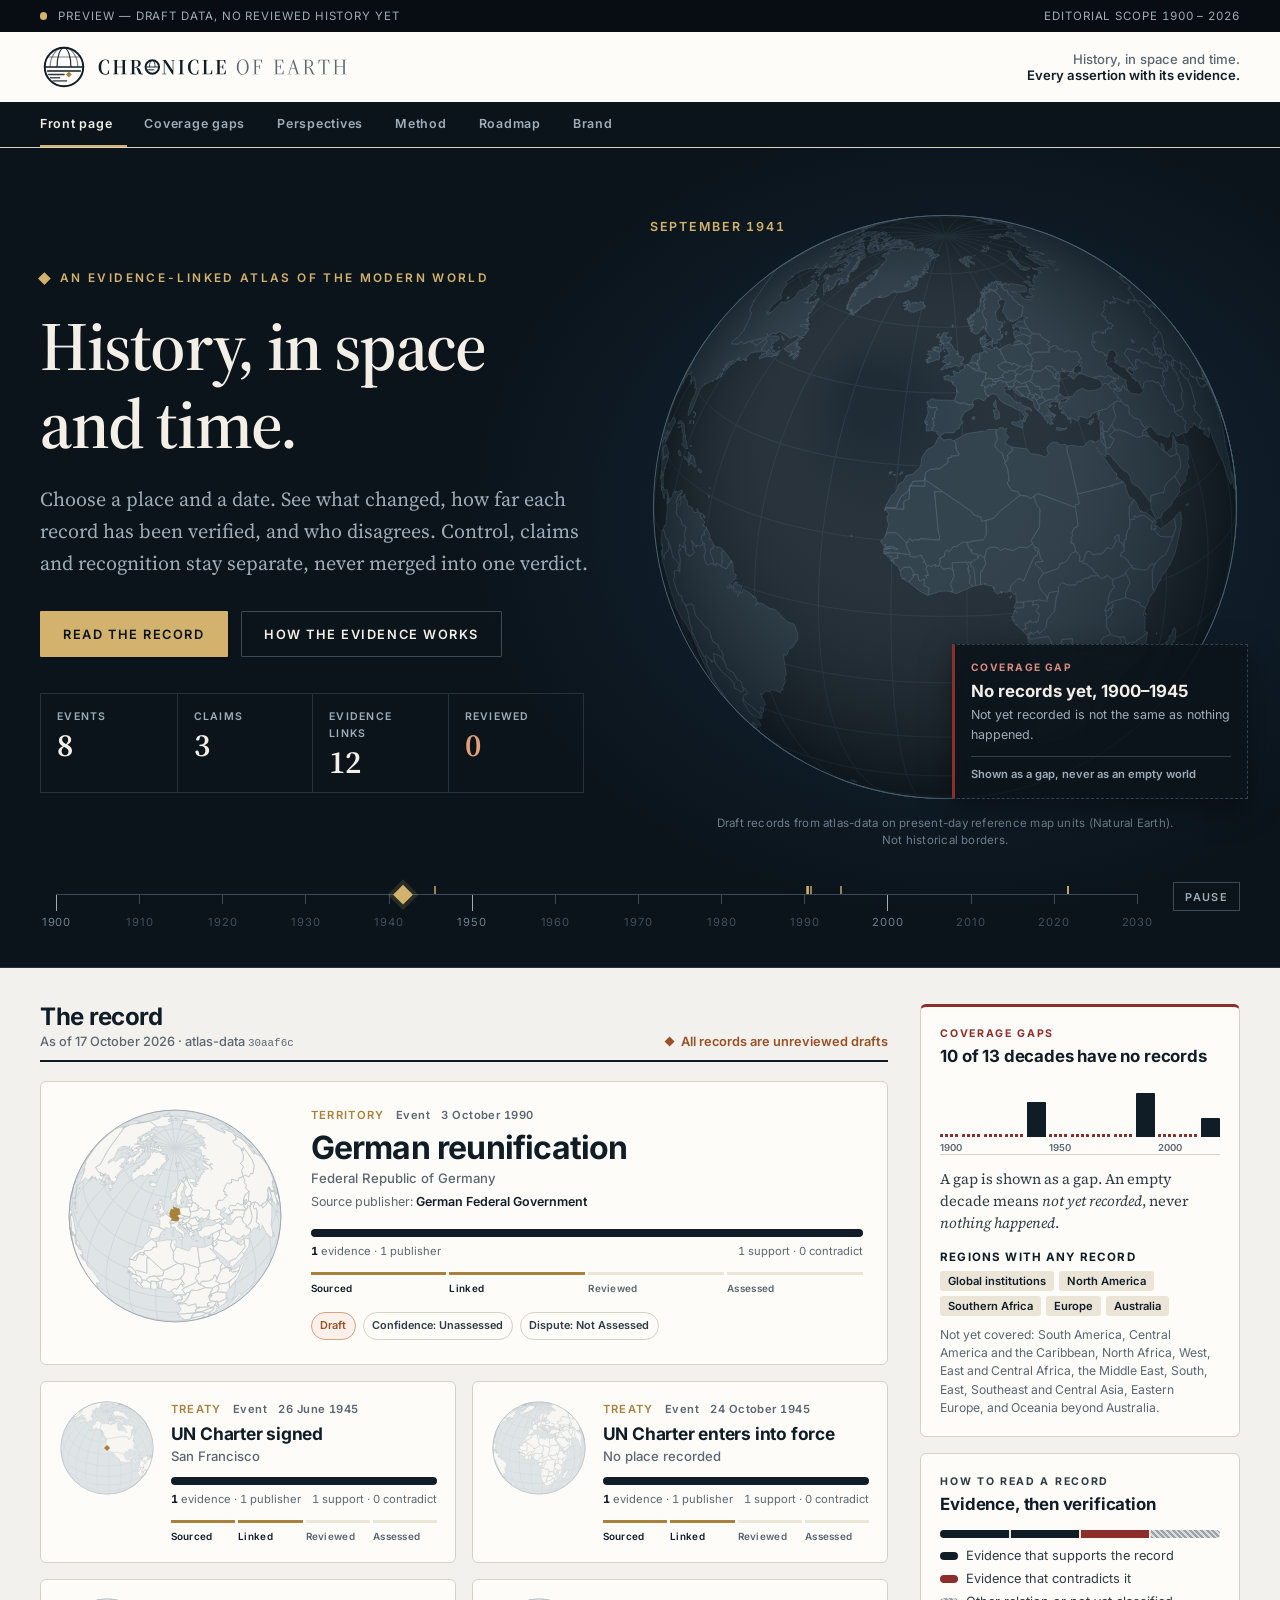
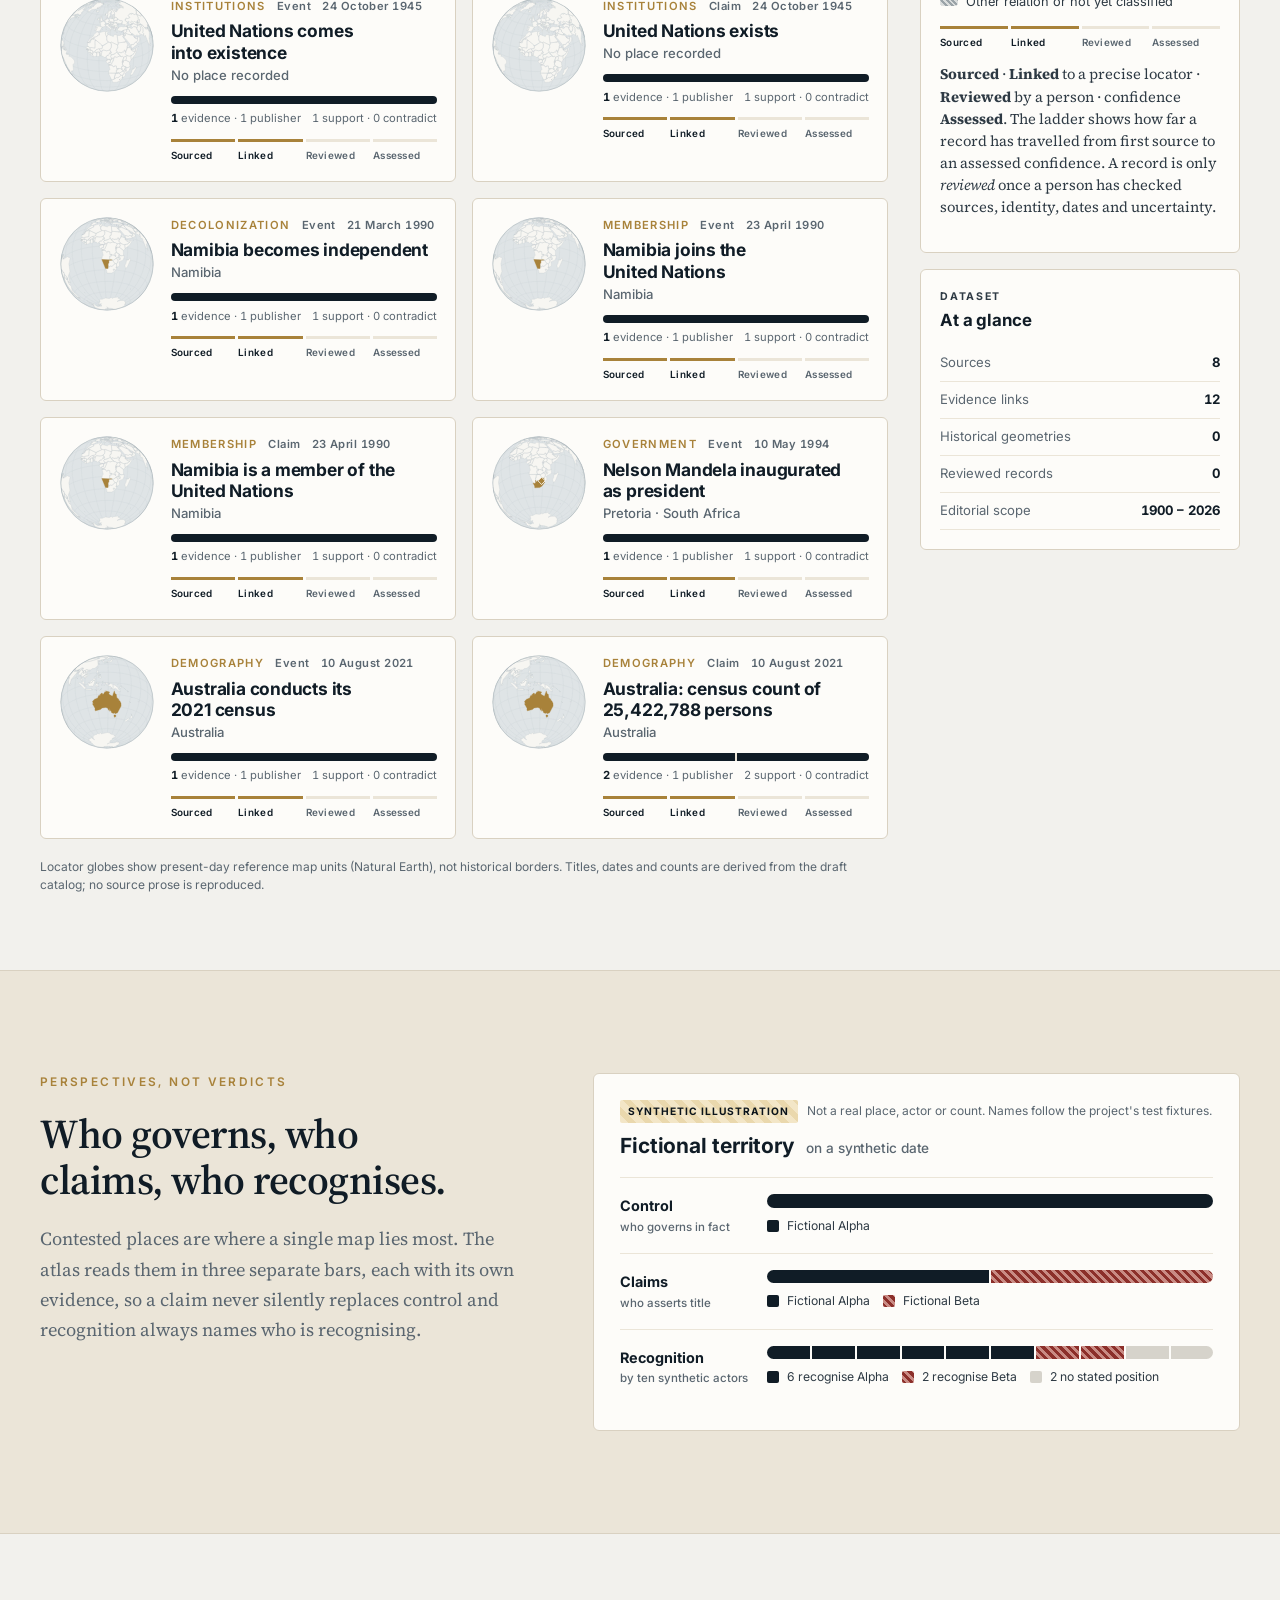
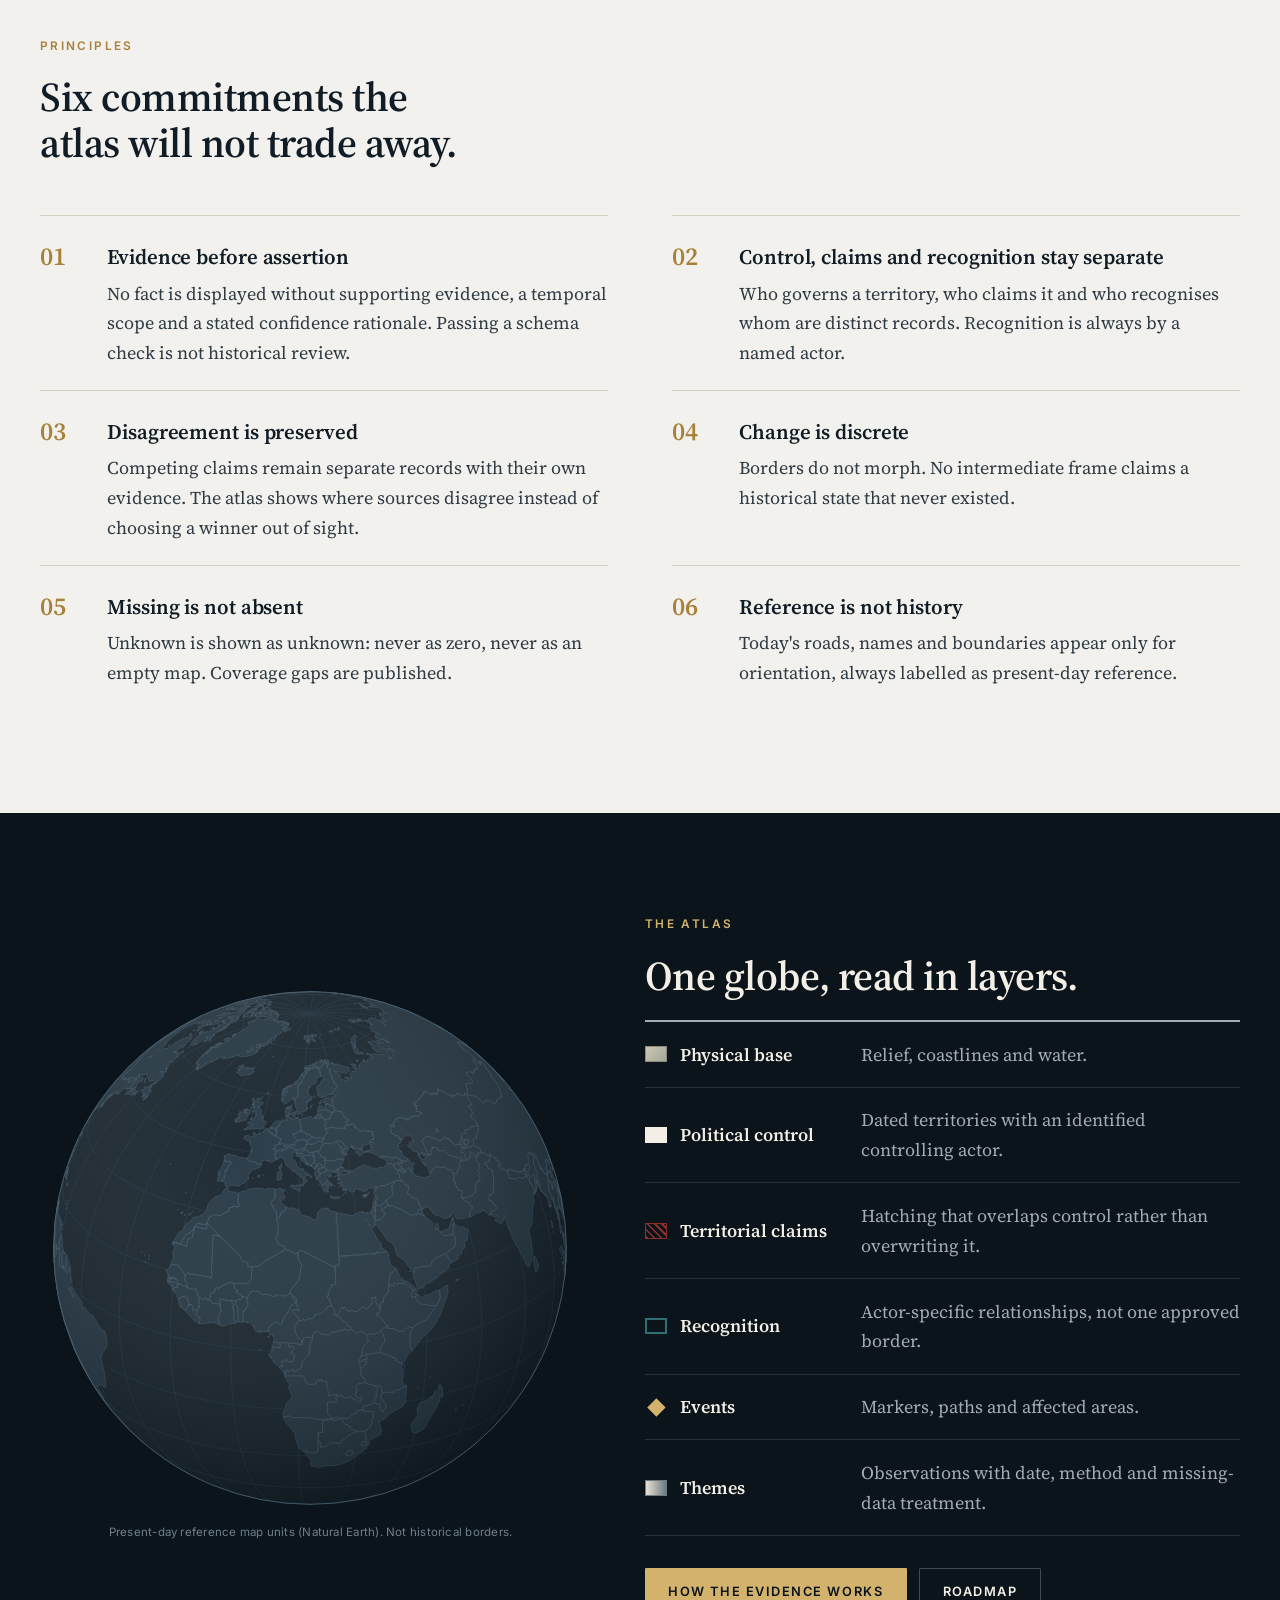
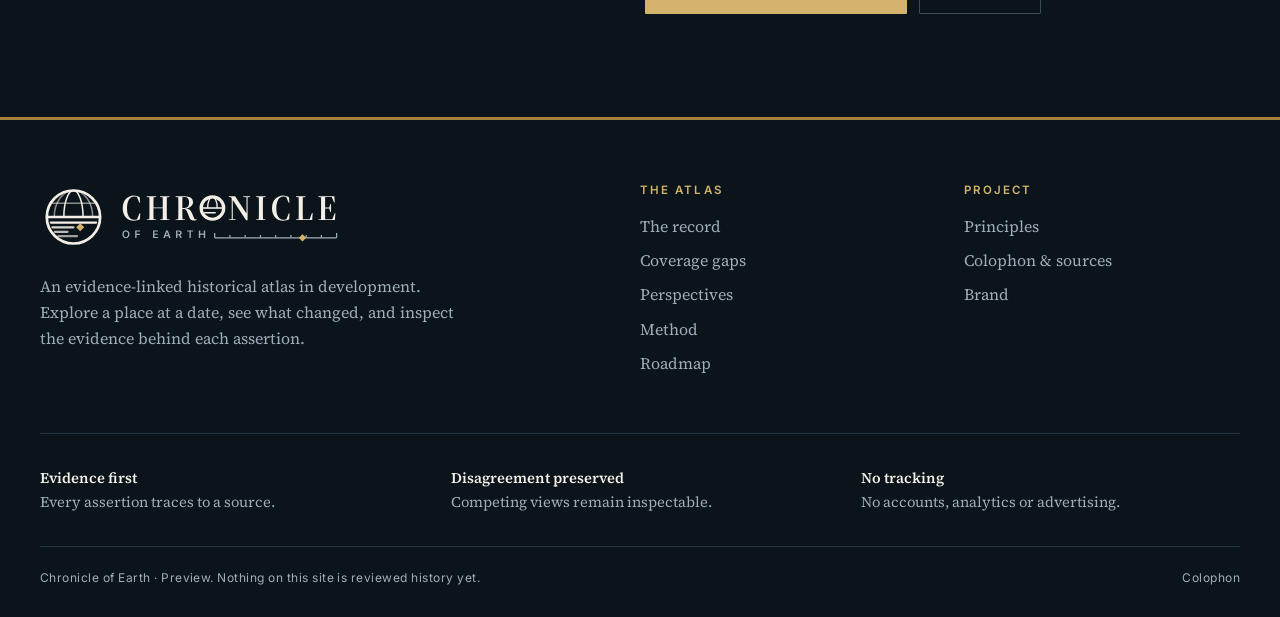
<file: index.html>
<!doctype html><html lang=en><head><meta charset=utf-8><meta content="width=device-width,initial-scale=1" name=viewport><meta content=light name=color-scheme><meta content=#ffffff name=theme-color><title>Chronicle of Earth — History, in space and time.</title><meta content="An evidence-linked historical atlas: explore a place at a date, see what changed, and inspect the evidence behind every assertion." name=description><meta content=noindex,nofollow name=robots><link href=https://chronicle-of-earth.github.io/ rel=canonical><meta content=website property=og:type><meta content="Chronicle of Earth" property=og:site_name><meta content="Chronicle of Earth — History, in space and time." property=og:title><meta content="An evidence-linked historical atlas: explore a place at a date, see what changed, and inspect the evidence behind every assertion." property=og:description><meta content=summary name=twitter:card><link as=font crossorigin href=https://chronicle-of-earth.github.io/fonts/source-serif-4-var.woff2 rel=preload type=font/woff2><link as=font crossorigin href=https://chronicle-of-earth.github.io/fonts/inter-var.woff2 rel=preload type=font/woff2><link href=https://chronicle-of-earth.github.io/favicon.svg rel=icon type=image/svg+xml><link href=https://chronicle-of-earth.github.io/style.css rel=stylesheet><script defer src=https://chronicle-of-earth.github.io/js/hero.js></script><body class=home><a class=skip-link href=#main>Skip to content</a><div class=status-strip><div class=container><span aria-hidden=true class=status-dot></span><span>Preview — draft data, no reviewed history yet</span><span class=status-scope>Editorial scope 1900 – 2026</span></div></div><header class=site-header><div class="container header-bar"><a aria-label="Chronicle of Earth, home" class=brand href=https://chronicle-of-earth.github.io> <img alt="Chronicle of Earth" class=brand-lockup height=64 src=https://chronicle-of-earth.github.io/brand/lockup-inline.svg width=412> </a><p class=header-note>History, in space and time. <span>Every assertion with its evidence.</span></div><nav aria-label=Main class=section-nav><div class=container><ul><li><a aria-current=page href=https://chronicle-of-earth.github.io>Front page</a><li><a href=https://chronicle-of-earth.github.io#gaps>Coverage gaps</a><li><a href=https://chronicle-of-earth.github.io#perspectives>Perspectives</a><li><a href=https://chronicle-of-earth.github.io/method>Method</a><li><a href=https://chronicle-of-earth.github.io/roadmap>Roadmap</a><li><a href=https://chronicle-of-earth.github.io/brand>Brand</a></ul></div></nav></header><main id=main><section class="hero on-deep" aria-labelledby=hero-title><div class="container hero-grid"><div class=hero-copy><p class=eyebrow><span aria-hidden=true class=diamond></span>An evidence-linked atlas of the modern world<h1 id=hero-title>History, in space<br>and time.</h1><p class=lede>Choose a place and a date. See what changed, how far each record has been verified, and who disagrees. Control, claims and recognition stay separate, never merged into one verdict.<div class=hero-actions><a class="btn btn-brass" href=#record>Read the record</a><a class="btn btn-ghost" href=https://chronicle-of-earth.github.io/method>How the evidence works</a></div><dl class=counters><div><dt>Events<dd>8</div><div><dt>Claims<dd>3</div><div><dt>Evidence links<dd>12</div><div class=warn><dt>Reviewed<dd>0</div></dl></div><figure class=hero-stage data-hero-src=https://chronicle-of-earth.github.io/data/hero.json data-hero-stage><img alt class=hero-fallback height=640 src=https://chronicle-of-earth.github.io/img/globe.svg width=640><canvas aria-hidden=true></canvas><p aria-hidden=true class=hero-date data-hero-date><div aria-live=polite class=hero-card data-hero-card hidden><p class=hero-card-meta data-k=meta><p class=hero-card-title data-k=title><p class=hero-card-place data-k=place><p class=hero-card-status data-k=status></div><figcaption>Draft records from atlas-data on present-day reference map units (Natural Earth). Not historical borders.</figcaption></figure></div><div class=container><div aria-hidden=true class=ruler data-hero-ruler><div class=ruler-track><div class=ruler-records></div><span class="ruler-tick major"><i>1900</i></span><span class=ruler-tick><i>1910</i></span><span class=ruler-tick><i>1920</i></span><span class=ruler-tick><i>1930</i></span><span class=ruler-tick><i>1940</i></span><span class="ruler-tick major"><i>1950</i></span><span class=ruler-tick><i>1960</i></span><span class=ruler-tick><i>1970</i></span><span class=ruler-tick><i>1980</i></span><span class=ruler-tick><i>1990</i></span><span class="ruler-tick major"><i>2000</i></span><span class=ruler-tick><i>2010</i></span><span class=ruler-tick><i>2020</i></span><span class=ruler-tick><i>2030</i></span><span class=ruler-marker></span></div><button aria-pressed=false class=hero-toggle data-hero-toggle hidden type=button><span>Pause</span></button></div></div></section><div class="container front" id=record><div class=front-main><header class=feed-head><div><h2>The record</h2><p>As of 17 October 2026 · atlas-data <code>30aaf6c</code></div><p class=draft-flag><span aria-hidden=true class=diamond></span>All records are unreviewed drafts</header><article class="card card-lead"><img alt class=locator height=240 src=https://chronicle-of-earth.github.io/img/locators/germany.svg width=240><div class=card-body><p class=card-meta><span class=topic>Territory</span><span>Event</span><span>3 October 1990</span><h3>German reunification</h3><p class=card-place>Federal Republic of Germany<p class=card-source>Source publisher: <strong>German Federal Government</strong><div aria-label="1 evidence link: 1 supporting, 0 contradicting" class=evbar role=img><span class="seg sup"></span></div><p class=evbar-legend><span><b>1</b> evidence · 1 publisher</span><span>1 support · 0 contradict</span><ol aria-label="Verification stage" class=ladder><li class=done>Sourced<li class=done>Linked<li>Reviewed<li>Assessed</ol><p class=card-status><span class="pill pill-draft">Draft</span><span class=pill>Confidence: unassessed</span><span class=pill>Dispute: not assessed</span></div></article><div class=cards><article class=card><img alt class=locator height=96 loading=lazy src=https://chronicle-of-earth.github.io/img/locators/san_francisco.svg width=96><div class=card-body><p class=card-meta><span class=topic>Treaty</span><span>Event</span><span>26 June 1945</span><h3>UN Charter signed</h3><p class=card-place>San Francisco<div aria-label="1 evidence link: 1 supporting, 0 contradicting" class=evbar role=img><span class="seg sup"></span></div><p class=evbar-legend><span><b>1</b> evidence · 1 publisher</span><span>1 support · 0 contradict</span><ol aria-label="Verification stage" class=ladder><li class=done>Sourced<li class=done>Linked<li>Reviewed<li>Assessed</ol></div></article><article class=card><img alt class=locator height=96 loading=lazy src=https://chronicle-of-earth.github.io/img/locators/global.svg width=96><div class=card-body><p class=card-meta><span class=topic>Treaty</span><span>Event</span><span>24 October 1945</span><h3>UN Charter enters into force</h3><p class=card-place>No place recorded<div aria-label="1 evidence link: 1 supporting, 0 contradicting" class=evbar role=img><span class="seg sup"></span></div><p class=evbar-legend><span><b>1</b> evidence · 1 publisher</span><span>1 support · 0 contradict</span><ol aria-label="Verification stage" class=ladder><li class=done>Sourced<li class=done>Linked<li>Reviewed<li>Assessed</ol></div></article><article class=card><img alt class=locator height=96 loading=lazy src=https://chronicle-of-earth.github.io/img/locators/global.svg width=96><div class=card-body><p class=card-meta><span class=topic>Institutions</span><span>Event</span><span>24 October 1945</span><h3>United Nations comes into existence</h3><p class=card-place>No place recorded<div aria-label="1 evidence link: 1 supporting, 0 contradicting" class=evbar role=img><span class="seg sup"></span></div><p class=evbar-legend><span><b>1</b> evidence · 1 publisher</span><span>1 support · 0 contradict</span><ol aria-label="Verification stage" class=ladder><li class=done>Sourced<li class=done>Linked<li>Reviewed<li>Assessed</ol></div></article><article class=card><img alt class=locator height=96 loading=lazy src=https://chronicle-of-earth.github.io/img/locators/global.svg width=96><div class=card-body><p class=card-meta><span class=topic>Institutions</span><span>Claim</span><span>24 October 1945</span><h3>United Nations exists</h3><p class=card-place>No place recorded<div aria-label="1 evidence link: 1 supporting, 0 contradicting" class=evbar role=img><span class="seg sup"></span></div><p class=evbar-legend><span><b>1</b> evidence · 1 publisher</span><span>1 support · 0 contradict</span><ol aria-label="Verification stage" class=ladder><li class=done>Sourced<li class=done>Linked<li>Reviewed<li>Assessed</ol></div></article><article class=card><img alt class=locator height=96 loading=lazy src=https://chronicle-of-earth.github.io/img/locators/namibia.svg width=96><div class=card-body><p class=card-meta><span class=topic>Decolonization</span><span>Event</span><span>21 March 1990</span><h3>Namibia becomes independent</h3><p class=card-place>Namibia<div aria-label="1 evidence link: 1 supporting, 0 contradicting" class=evbar role=img><span class="seg sup"></span></div><p class=evbar-legend><span><b>1</b> evidence · 1 publisher</span><span>1 support · 0 contradict</span><ol aria-label="Verification stage" class=ladder><li class=done>Sourced<li class=done>Linked<li>Reviewed<li>Assessed</ol></div></article><article class=card><img alt class=locator height=96 loading=lazy src=https://chronicle-of-earth.github.io/img/locators/namibia.svg width=96><div class=card-body><p class=card-meta><span class=topic>Membership</span><span>Event</span><span>23 April 1990</span><h3>Namibia joins the United Nations</h3><p class=card-place>Namibia<div aria-label="1 evidence link: 1 supporting, 0 contradicting" class=evbar role=img><span class="seg sup"></span></div><p class=evbar-legend><span><b>1</b> evidence · 1 publisher</span><span>1 support · 0 contradict</span><ol aria-label="Verification stage" class=ladder><li class=done>Sourced<li class=done>Linked<li>Reviewed<li>Assessed</ol></div></article><article class=card><img alt class=locator height=96 loading=lazy src=https://chronicle-of-earth.github.io/img/locators/namibia.svg width=96><div class=card-body><p class=card-meta><span class=topic>Membership</span><span>Claim</span><span>23 April 1990</span><h3>Namibia is a member of the United Nations</h3><p class=card-place>Namibia<div aria-label="1 evidence link: 1 supporting, 0 contradicting" class=evbar role=img><span class="seg sup"></span></div><p class=evbar-legend><span><b>1</b> evidence · 1 publisher</span><span>1 support · 0 contradict</span><ol aria-label="Verification stage" class=ladder><li class=done>Sourced<li class=done>Linked<li>Reviewed<li>Assessed</ol></div></article><article class=card><img alt class=locator height=96 loading=lazy src=https://chronicle-of-earth.github.io/img/locators/south_africa-pretoria.svg width=96><div class=card-body><p class=card-meta><span class=topic>Government</span><span>Event</span><span>10 May 1994</span><h3>Nelson Mandela inaugurated as president</h3><p class=card-place>Pretoria · South Africa<div aria-label="1 evidence link: 1 supporting, 0 contradicting" class=evbar role=img><span class="seg sup"></span></div><p class=evbar-legend><span><b>1</b> evidence · 1 publisher</span><span>1 support · 0 contradict</span><ol aria-label="Verification stage" class=ladder><li class=done>Sourced<li class=done>Linked<li>Reviewed<li>Assessed</ol></div></article><article class=card><img alt class=locator height=96 loading=lazy src=https://chronicle-of-earth.github.io/img/locators/australia.svg width=96><div class=card-body><p class=card-meta><span class=topic>Demography</span><span>Event</span><span>10 August 2021</span><h3>Australia conducts its 2021 census</h3><p class=card-place>Australia<div aria-label="1 evidence link: 1 supporting, 0 contradicting" class=evbar role=img><span class="seg sup"></span></div><p class=evbar-legend><span><b>1</b> evidence · 1 publisher</span><span>1 support · 0 contradict</span><ol aria-label="Verification stage" class=ladder><li class=done>Sourced<li class=done>Linked<li>Reviewed<li>Assessed</ol></div></article><article class=card><img alt class=locator height=96 loading=lazy src=https://chronicle-of-earth.github.io/img/locators/australia.svg width=96><div class=card-body><p class=card-meta><span class=topic>Demography</span><span>Claim</span><span>10 August 2021</span><h3>Australia: census count of 25,422,788 persons</h3><p class=card-place>Australia<div aria-label="2 evidence links: 2 supporting, 0 contradicting" class=evbar role=img><span class="seg sup"></span><span class="seg sup"></span></div><p class=evbar-legend><span><b>2</b> evidence · 1 publisher</span><span>2 support · 0 contradict</span><ol aria-label="Verification stage" class=ladder><li class=done>Sourced<li class=done>Linked<li>Reviewed<li>Assessed</ol></div></article></div><p class=feed-note>Locator globes show present-day reference map units (Natural Earth), not historical borders. Titles, dates and counts are derived from the draft catalog; no source prose is reproduced.</div><aside aria-label="Coverage and reading guide" class=front-side><section class="panel panel-gaps" aria-labelledby=gaps-title id=gaps><p class=panel-kicker>Coverage gaps<h2 id=gaps-title>10 of 13 decades have no records</h2><div aria-label="Records per decade, 1900s to 2020s" class=decades role=img><span class="dec n0" title="1900s: 0"><i>1900</i></span><span class="dec n0" title="1910s: 0"><i></i></span><span class="dec n0" title="1920s: 0"><i></i></span><span class="dec n0" title="1930s: 0"><i></i></span><span class="dec n4" title="1940s: 4"><i></i></span><span class="dec n0" title="1950s: 0"><i>1950</i></span><span class="dec n0" title="1960s: 0"><i></i></span><span class="dec n0" title="1970s: 0"><i></i></span><span class="dec n0" title="1980s: 0"><i></i></span><span class="dec n5" title="1990s: 5"><i></i></span><span class="dec n0" title="2000s: 0"><i>2000</i></span><span class="dec n0" title="2010s: 0"><i></i></span><span class="dec n2" title="2020s: 2"><i></i></span></div><p>A gap is shown as a gap. An empty decade means <em>not yet recorded</em>, never <em>nothing happened</em>.<h3>Regions with any record</h3><ul class=region-list><li>Global institutions<li>North America<li>Southern Africa<li>Europe<li>Australia</ul><p class=panel-foot>Not yet covered: South America, Central America and the Caribbean, North Africa, West, East and Central Africa, the Middle East, South, East, Southeast and Central Asia, Eastern Europe, and Oceania beyond Australia.</section><section aria-labelledby=read-title class=panel><p class=panel-kicker>How to read a record<h2 id=read-title>Evidence, then verification</h2><div class=legend-row><div class=evbar><span class="seg sup"></span><span class="seg sup"></span><span class="seg con"></span><span class="seg oth"></span></div></div><ul class=legend><li><span class="key sup"></span>Evidence that supports the record<li><span class="key con"></span>Evidence that contradicts it<li><span class="key oth"></span>Other relation or not yet classified</ul><ol class="ladder ladder-demo"><li class=done>Sourced<li class=done>Linked<li>Reviewed<li>Assessed</ol><p><strong>Sourced</strong> · <strong>Linked</strong> to a precise locator · <strong>Reviewed</strong> by a person · confidence <strong>Assessed</strong>. The ladder shows how far a record has travelled from first source to an assessed confidence. A record is only <em>reviewed</em> once a person has checked sources, identity, dates and uncertainty.</section><section aria-labelledby=ds-title class=panel><p class=panel-kicker>Dataset<h2 id=ds-title>At a glance</h2><dl class=facts><div><dt>Sources<dd>8</div><div><dt>Evidence links<dd>12</div><div><dt>Historical geometries<dd>0</div><div><dt>Reviewed records<dd>0</div><div><dt>Editorial scope<dd>1900 – 2026</div></dl></section></aside></div><section class="section section-paper" aria-labelledby=persp-title id=perspectives><div class="container persp-grid"><header class=section-head><p class=kicker>Perspectives, not verdicts<h2 id=persp-title>Who governs, who claims, who recognises.</h2><p>Contested places are where a single map lies most. The atlas reads them in three separate bars, each with its own evidence, so a claim never silently replaces control and recognition always names who is recognising.</header><div class=persp-card><p class=synthetic><span>Synthetic illustration</span> Not a real place, actor or count. Names follow the project's test fixtures.<h3>Fictional territory <small>on a synthetic date</small></h3><div class=persp-row><p class=persp-label>Control<span>who governs in fact</span><div class=pbar><span class=p-a></span></div><p class=persp-key><i class=k-a></i>Fictional Alpha</div><div class=persp-row><p class=persp-label>Claims<span>who asserts title</span><div class=pbar><span class=p-a></span><span class=p-b></span></div><p class=persp-key><i class=k-a></i>Fictional Alpha <i class=k-b></i>Fictional Beta</div><div class=persp-row><p class=persp-label>Recognition<span>by ten synthetic actors</span><div class="pbar pbar-units"><span class=p-a></span><span class=p-a></span><span class=p-a></span><span class=p-a></span><span class=p-a></span><span class=p-a></span><span class=p-b></span><span class=p-b></span><span class=p-n></span><span class=p-n></span></div><p class=persp-key><i class=k-a></i>6 recognise Alpha <i class=k-b></i>2 recognise Beta <i class=k-n></i>2 no stated position</div></div></div></section><section aria-labelledby=principles-title class=section id=principles><div class=container><header class=section-head><p class=kicker>Principles<h2 id=principles-title>Six commitments the atlas will not trade away.</h2></header><ol class=principles><li><h3>Evidence before assertion</h3><p>No fact is displayed without supporting evidence, a temporal scope and a stated confidence rationale. Passing a schema check is not historical review.<li><h3>Control, claims and recognition stay separate</h3><p>Who governs a territory, who claims it and who recognises whom are distinct records. Recognition is always by a named actor.<li><h3>Disagreement is preserved</h3><p>Competing claims remain separate records with their own evidence. The atlas shows where sources disagree instead of choosing a winner out of sight.<li><h3>Change is discrete</h3><p>Borders do not morph. No intermediate frame claims a historical state that never existed.<li><h3>Missing is not absent</h3><p>Unknown is shown as unknown: never as zero, never as an empty map. Coverage gaps are published.<li><h3>Reference is not history</h3><p>Today's roads, names and boundaries appear only for orientation, always labelled as present-day reference.</ol></div></section><section class="section on-deep globe-band" aria-labelledby=layers-title id=layers><div class="container globe-grid"><figure class=hero-globe><img alt height=640 loading=lazy src=https://chronicle-of-earth.github.io/img/globe.svg width=640><figcaption>Present-day reference map units (Natural Earth). Not historical borders.</figcaption></figure><div><p class=kicker>The atlas<h2 id=layers-title>One globe, read in layers.</h2><dl class="layers layers-dark"><div><dt><span class="swatch swatch-physical" aria-hidden=true></span>Physical base<dd>Relief, coastlines and water.</div><div><dt><span class="swatch swatch-control" aria-hidden=true></span>Political control<dd>Dated territories with an identified controlling actor.</div><div><dt><span class="swatch swatch-claim" aria-hidden=true></span>Territorial claims<dd>Hatching that overlaps control rather than overwriting it.</div><div><dt><span class="swatch swatch-recognition" aria-hidden=true></span>Recognition<dd>Actor-specific relationships, not one approved border.</div><div><dt><span class="swatch swatch-event" aria-hidden=true></span>Events<dd>Markers, paths and affected areas.</div><div><dt><span class="swatch swatch-theme" aria-hidden=true></span>Themes<dd>Observations with date, method and missing-data treatment.</div></dl><div class=hero-actions><a class="btn btn-brass" href=https://chronicle-of-earth.github.io/method>How the evidence works</a><a class="btn btn-ghost" href=https://chronicle-of-earth.github.io/roadmap>Roadmap</a></div></div></div></section></main><footer class=site-footer><div class="container footer-grid"><div class=footer-about><img alt="Chronicle of Earth" class=footer-lockup height=64 src=https://chronicle-of-earth.github.io/brand/lockup-on-dark.svg width=289><p>An evidence-linked historical atlas in development. Explore a place at a date, see what changed, and inspect the evidence behind each assertion.</div><div class=footer-col><h2>The atlas</h2><ul><li><a href=https://chronicle-of-earth.github.io#record>The record</a><li><a href=https://chronicle-of-earth.github.io#gaps>Coverage gaps</a><li><a href=https://chronicle-of-earth.github.io#perspectives>Perspectives</a><li><a href=https://chronicle-of-earth.github.io/method>Method</a><li><a href=https://chronicle-of-earth.github.io/roadmap>Roadmap</a></ul></div><div class=footer-col><h2>Project</h2><ul><li><a href=https://chronicle-of-earth.github.io#principles>Principles</a><li><a href=https://chronicle-of-earth.github.io/colophon>Colophon & sources</a><li><a href=https://chronicle-of-earth.github.io/brand>Brand</a></ul></div></div><div class="container footer-principles"><p><strong>Evidence first</strong>Every assertion traces to a source.<p><strong>Disagreement preserved</strong>Competing views remain inspectable.<p><strong>No tracking</strong>No accounts, analytics or advertising.</div><div class="container footer-bottom"><p>Chronicle of Earth · Preview. Nothing on this site is reviewed history yet.<p><a href=https://chronicle-of-earth.github.io/colophon>Colophon</a></div></footer>
</file>
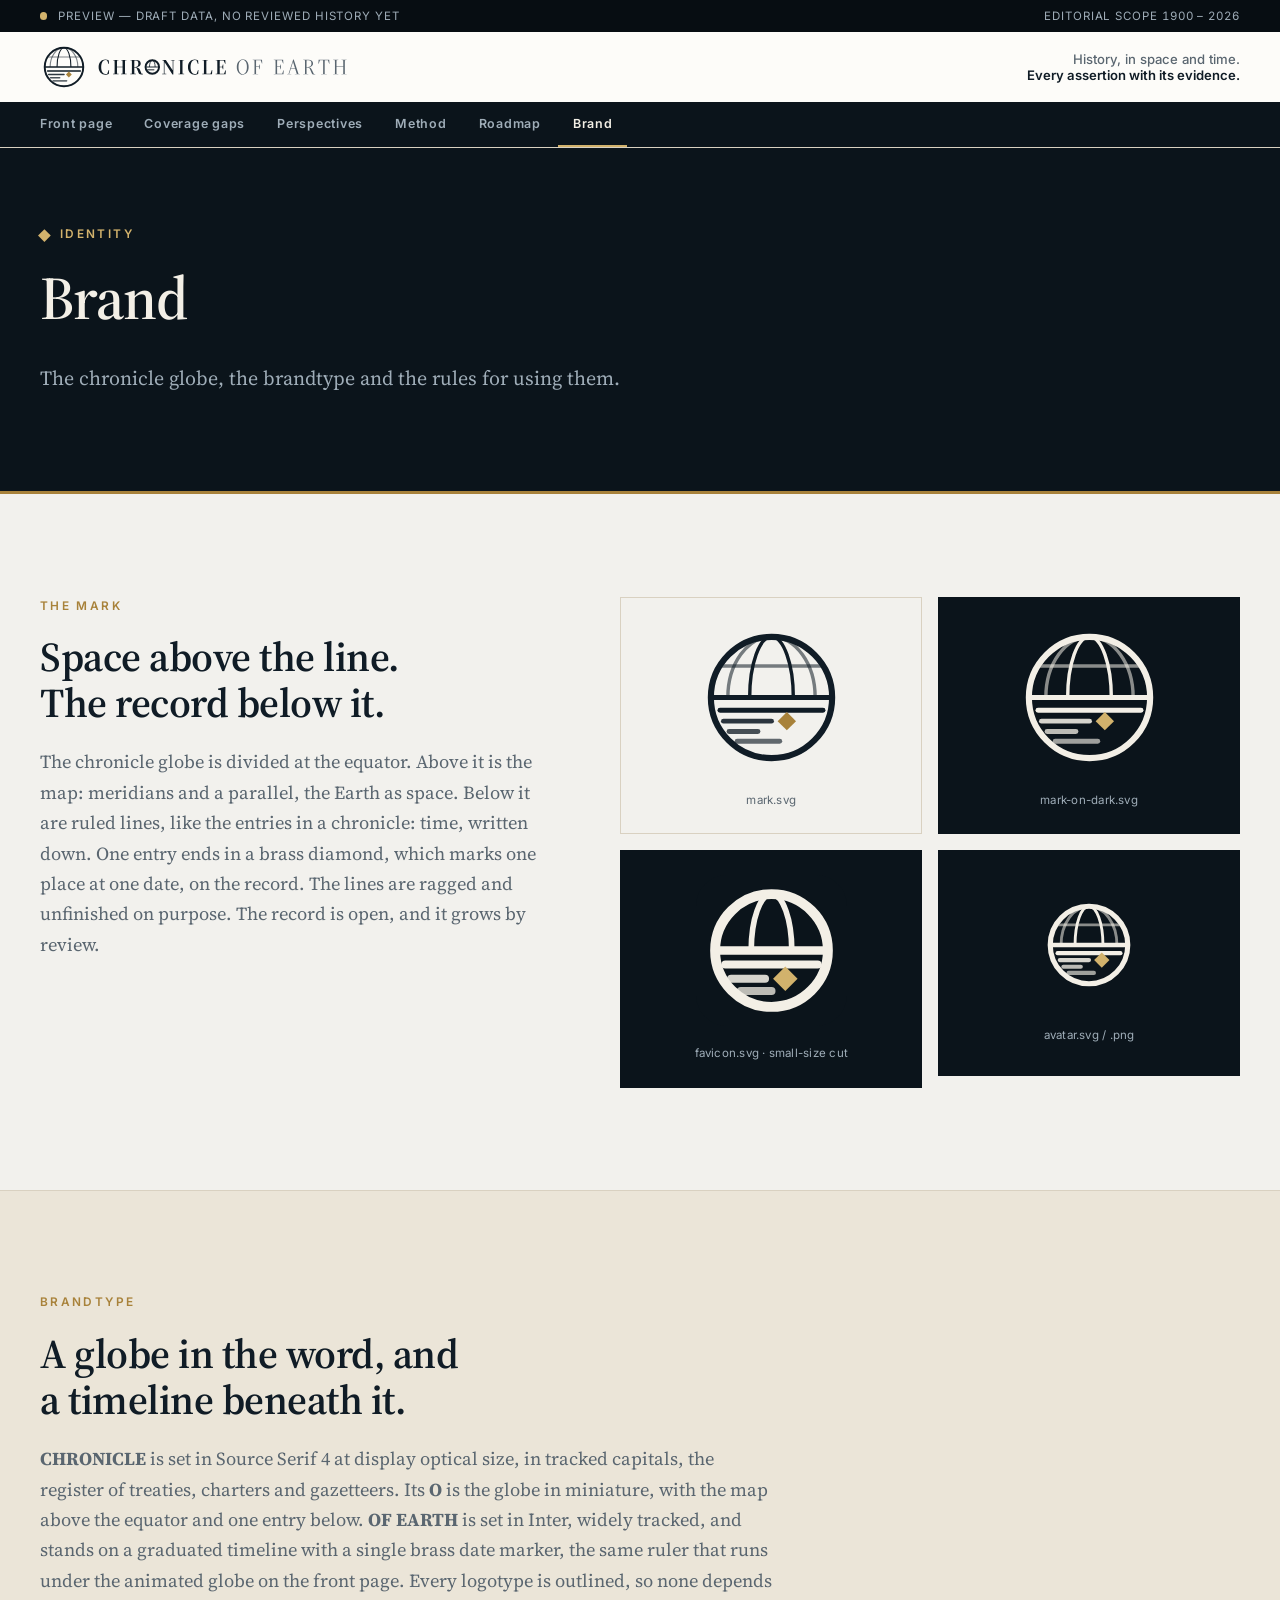
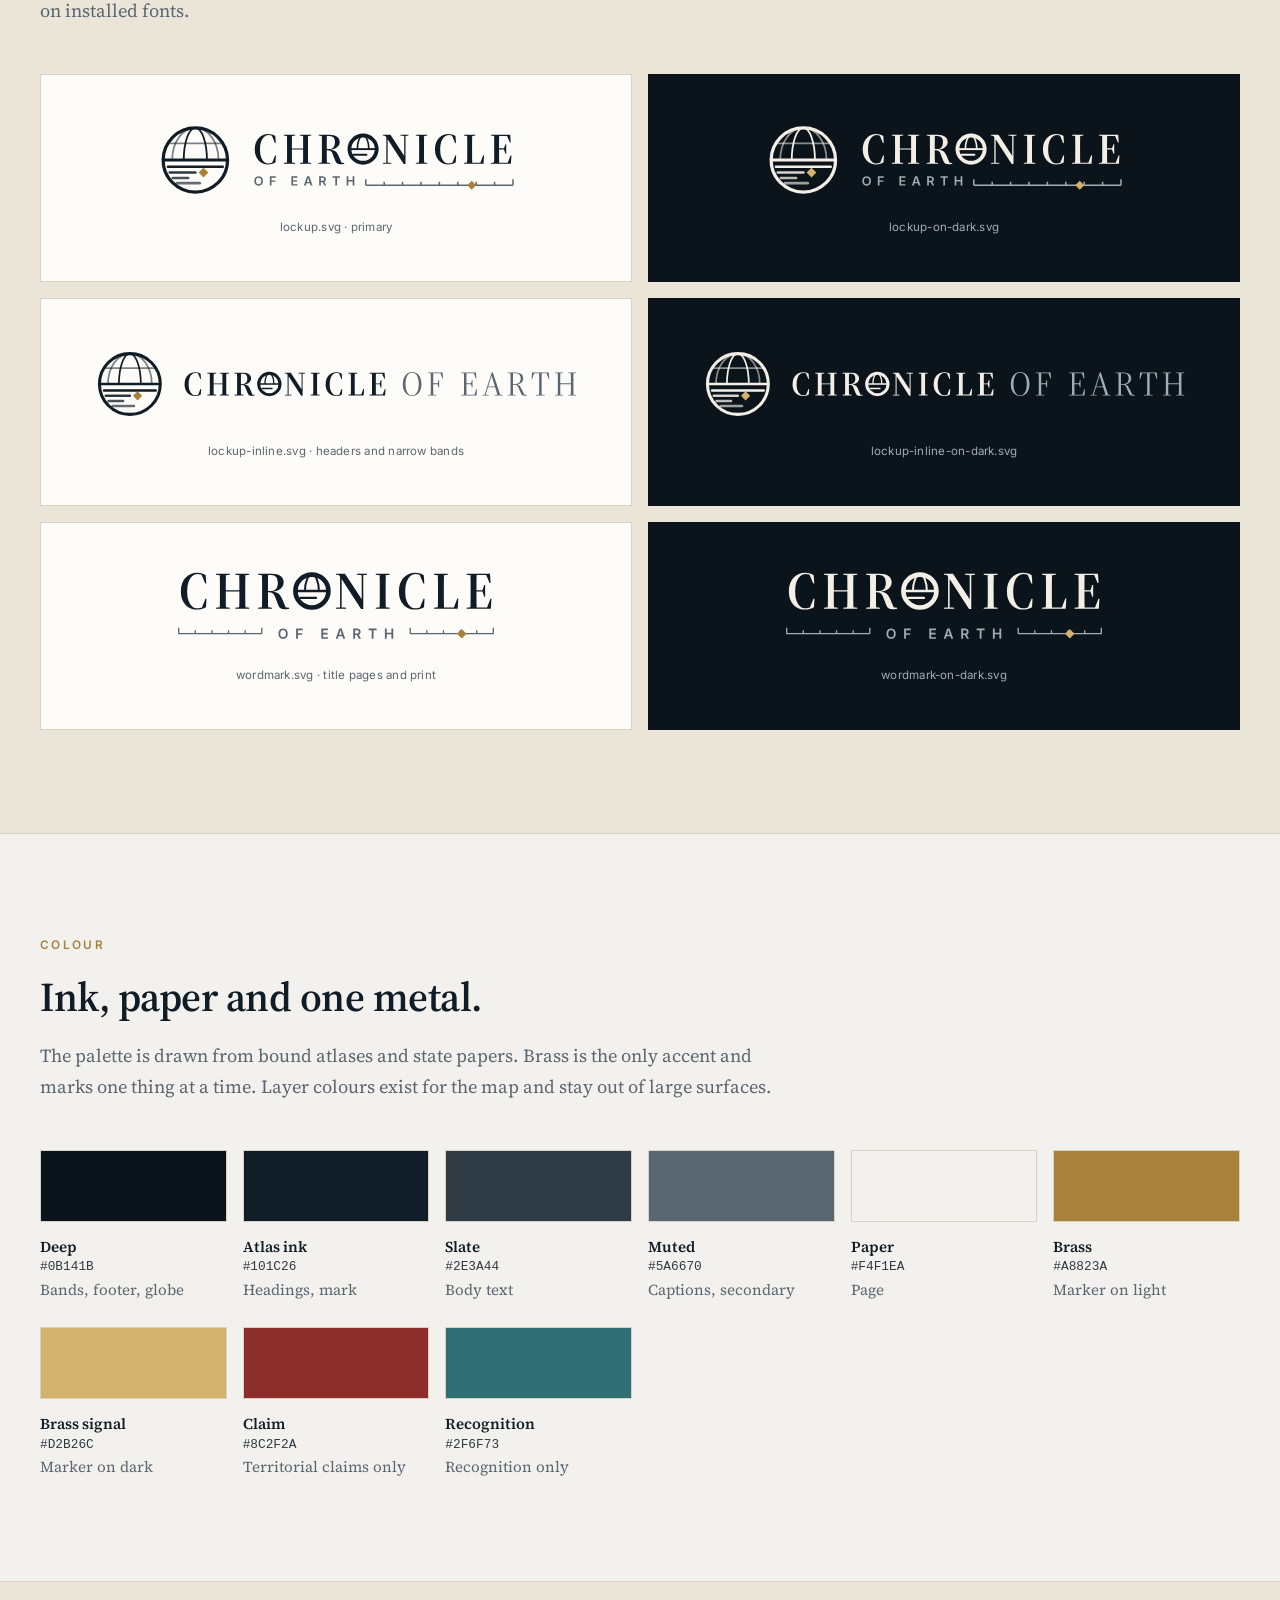
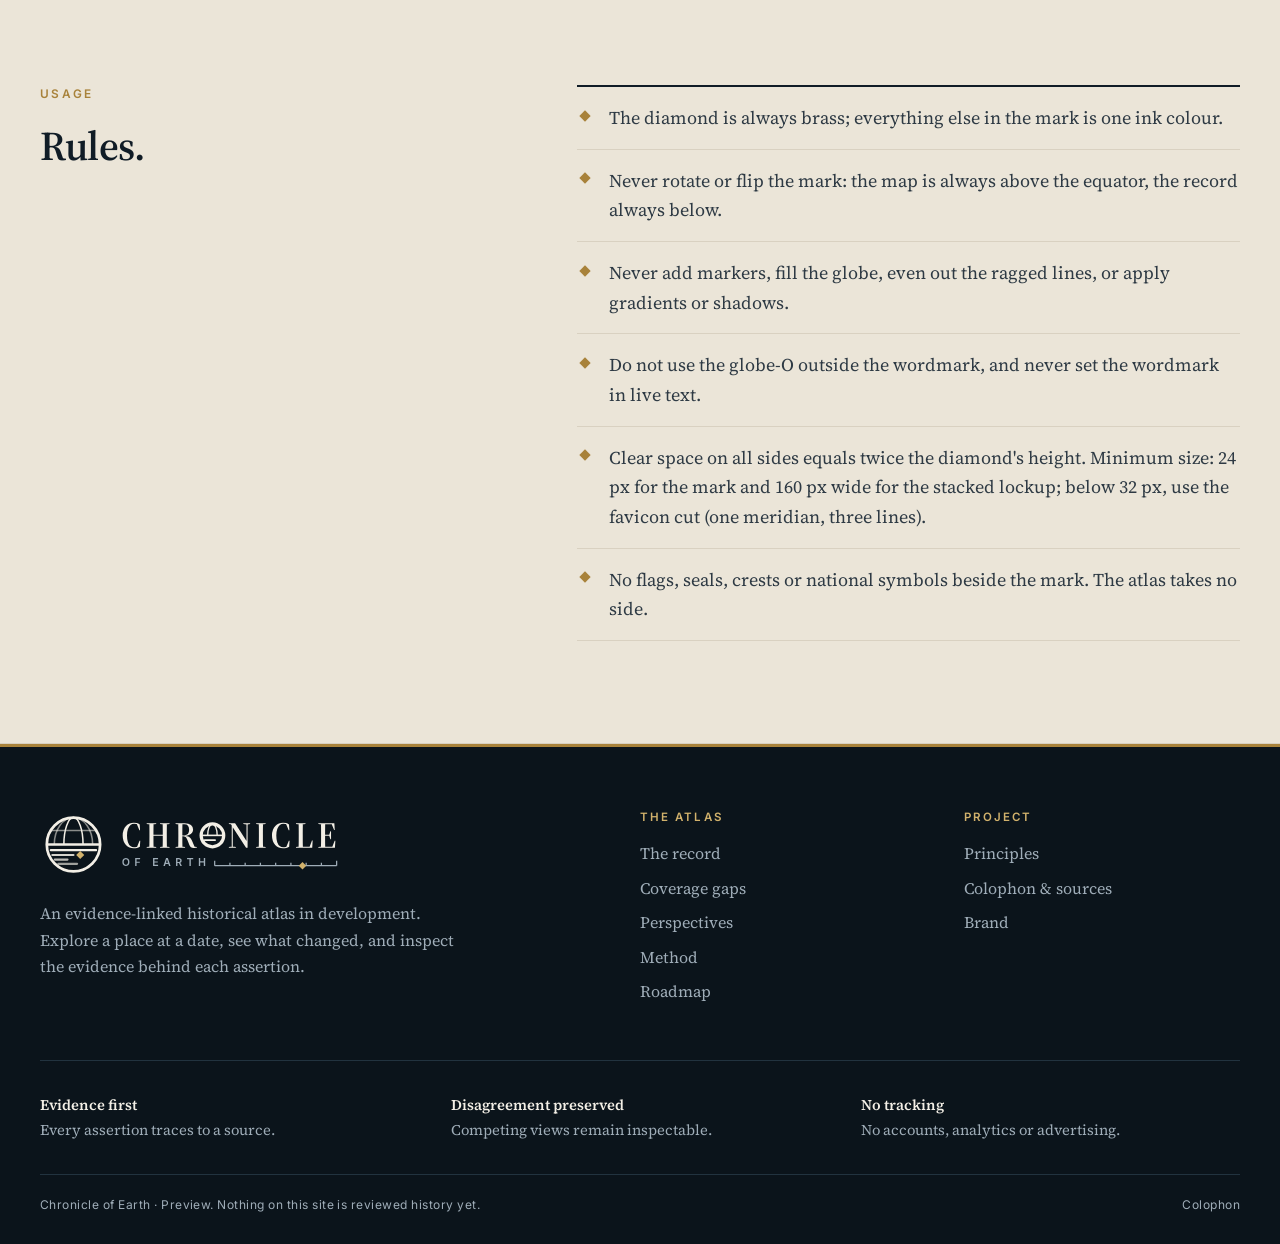
<file: brand/index.html>
<!doctype html><html lang=en><head><meta charset=utf-8><meta content="width=device-width,initial-scale=1" name=viewport><meta content=light name=color-scheme><meta content=#ffffff name=theme-color><title>Brand — Chronicle of Earth</title><meta content="The chronicle globe, the brandtype and the rules for using them." name=description><meta content=noindex,nofollow name=robots><link href=https://chronicle-of-earth.github.io/brand/ rel=canonical><meta content=website property=og:type><meta content="Chronicle of Earth" property=og:site_name><meta content="Brand — Chronicle of Earth" property=og:title><meta content="The chronicle globe, the brandtype and the rules for using them." property=og:description><meta content=summary name=twitter:card><link as=font crossorigin href=https://chronicle-of-earth.github.io/fonts/source-serif-4-var.woff2 rel=preload type=font/woff2><link as=font crossorigin href=https://chronicle-of-earth.github.io/fonts/inter-var.woff2 rel=preload type=font/woff2><link href=https://chronicle-of-earth.github.io/favicon.svg rel=icon type=image/svg+xml><link href=https://chronicle-of-earth.github.io/style.css rel=stylesheet><body><a class=skip-link href=#main>Skip to content</a><div class=status-strip><div class=container><span aria-hidden=true class=status-dot></span><span>Preview — draft data, no reviewed history yet</span><span class=status-scope>Editorial scope 1900 – 2026</span></div></div><header class=site-header><div class="container header-bar"><a aria-label="Chronicle of Earth, home" class=brand href=https://chronicle-of-earth.github.io> <img alt="Chronicle of Earth" class=brand-lockup height=64 src=https://chronicle-of-earth.github.io/brand/lockup-inline.svg width=412> </a><p class=header-note>History, in space and time. <span>Every assertion with its evidence.</span></div><nav aria-label=Main class=section-nav><div class=container><ul><li><a href=https://chronicle-of-earth.github.io>Front page</a><li><a href=https://chronicle-of-earth.github.io#gaps>Coverage gaps</a><li><a href=https://chronicle-of-earth.github.io#perspectives>Perspectives</a><li><a href=https://chronicle-of-earth.github.io/method>Method</a><li><a href=https://chronicle-of-earth.github.io/roadmap>Roadmap</a><li><a aria-current=page href=https://chronicle-of-earth.github.io/brand>Brand</a></ul></div></nav></header><main id=main><header class="page-hero on-deep"><div class=container><p class=eyebrow><span aria-hidden=true class=diamond></span>Identity<h1>Brand</h1><p class=lede>The chronicle globe, the brandtype and the rules for using them.</div></header><section class=section><div class="container brand-grid"><div class=section-head><p class=kicker>The mark<h2>Space above the line. The record below it.</h2><p>The chronicle globe is divided at the equator. Above it is the map: meridians and a parallel, the Earth as space. Below it are ruled lines, like the entries in a chronicle: time, written down. One entry ends in a brass diamond, which marks one place at one date, on the record. The lines are ragged and unfinished on purpose. The record is open, and it grows by review.</div><div class=brand-tiles><figure class="tile tile-paper"><img alt="Chronicle of Earth mark on light" height=160 src=https://chronicle-of-earth.github.io/brand/mark.svg width=160><figcaption>mark.svg</figcaption></figure><figure class="tile tile-deep"><img alt="Chronicle of Earth mark on dark" height=160 src=https://chronicle-of-earth.github.io/brand/mark-on-dark.svg width=160><figcaption>mark-on-dark.svg</figcaption></figure><figure class="tile tile-deep"><img alt="Favicon cut" height=96 src=https://chronicle-of-earth.github.io/favicon.svg width=96><figcaption>favicon.svg · small-size cut</figcaption></figure><figure class="tile tile-deep"><img alt="Organisation avatar" class=avatar height=128 src=https://chronicle-of-earth.github.io/brand/avatar.svg width=128><figcaption>avatar.svg / .png</figcaption></figure></div></div></section><section class="section section-paper"><div class=container><header class=section-head><p class=kicker>Brandtype<h2>A globe in the word, and a timeline beneath it.</h2><p><strong>CHRONICLE</strong> is set in Source Serif 4 at display optical size, in tracked capitals, the register of treaties, charters and gazetteers. Its <strong>O</strong> is the globe in miniature, with the map above the equator and one entry below. <strong>OF EARTH</strong> is set in Inter, widely tracked, and stands on a graduated timeline with a single brass date marker, the same ruler that runs under the animated globe on the front page. Every logotype is outlined, so none depends on installed fonts.</header><div class=lockups><figure class="tile tile-white wide"><img alt="Stacked lockup" height=64 src=https://chronicle-of-earth.github.io/brand/lockup.svg width=412><figcaption>lockup.svg · primary</figcaption></figure><figure class="tile tile-deep wide"><img alt="Stacked lockup on dark" height=64 src=https://chronicle-of-earth.github.io/brand/lockup-on-dark.svg width=330><figcaption>lockup-on-dark.svg</figcaption></figure><figure class="tile tile-white wide"><img alt="Inline lockup" height=64 src=https://chronicle-of-earth.github.io/brand/lockup-inline.svg width=420><figcaption>lockup-inline.svg · headers and narrow bands</figcaption></figure><figure class="tile tile-deep wide"><img alt="Inline lockup on dark" height=64 src=https://chronicle-of-earth.github.io/brand/lockup-inline-on-dark.svg width=420><figcaption>lockup-inline-on-dark.svg</figcaption></figure><figure class="tile tile-white wide"><img alt="Centred wordmark" height=80 src=https://chronicle-of-earth.github.io/brand/wordmark.svg width=300><figcaption>wordmark.svg · title pages and print</figcaption></figure><figure class="tile tile-deep wide"><img alt="Centred wordmark on dark" height=80 src=https://chronicle-of-earth.github.io/brand/wordmark-on-dark.svg width=300><figcaption>wordmark-on-dark.svg</figcaption></figure></div></div></section><section class=section><div class=container><header class=section-head><p class=kicker>Colour<h2>Ink, paper and one metal.</h2><p>The palette is drawn from bound atlases and state papers. Brass is the only accent and marks one thing at a time. Layer colours exist for the map and stay out of large surfaces.</header><ul class=palette><li><span class="chip chip-deep"></span><strong>Deep</strong><code>#0B141B</code>Bands, footer, globe<li><span class="chip chip-ink"></span><strong>Atlas ink</strong><code>#101C26</code>Headings, mark<li><span class="chip chip-slate"></span><strong>Slate</strong><code>#2E3A44</code>Body text<li><span class="chip chip-muted"></span><strong>Muted</strong><code>#5A6670</code>Captions, secondary<li><span class="chip chip-paper"></span><strong>Paper</strong><code>#F4F1EA</code>Page<li><span class="chip chip-brass"></span><strong>Brass</strong><code>#A8823A</code>Marker on light<li><span class="chip chip-brass-signal"></span><strong>Brass signal</strong><code>#D2B26C</code>Marker on dark<li><span class="chip chip-claim"></span><strong>Claim</strong><code>#8C2F2A</code>Territorial claims only<li><span class="chip chip-recognition"></span><strong>Recognition</strong><code>#2F6F73</code>Recognition only</ul></div></section><section class="section section-paper"><div class="container rules-grid"><header class=section-head><p class=kicker>Usage<h2>Rules.</h2></header><ul class=rules><li>The diamond is always brass; everything else in the mark is one ink colour.<li>Never rotate or flip the mark: the map is always above the equator, the record always below.<li>Never add markers, fill the globe, even out the ragged lines, or apply gradients or shadows.<li>Do not use the globe-O outside the wordmark, and never set the wordmark in live text.<li>Clear space on all sides equals twice the diamond's height. Minimum size: 24 px for the mark and 160 px wide for the stacked lockup; below 32 px, use the favicon cut (one meridian, three lines).<li>No flags, seals, crests or national symbols beside the mark. The atlas takes no side.</ul></div></section></main><footer class=site-footer><div class="container footer-grid"><div class=footer-about><img alt="Chronicle of Earth" class=footer-lockup height=64 src=https://chronicle-of-earth.github.io/brand/lockup-on-dark.svg width=289><p>An evidence-linked historical atlas in development. Explore a place at a date, see what changed, and inspect the evidence behind each assertion.</div><div class=footer-col><h2>The atlas</h2><ul><li><a href=https://chronicle-of-earth.github.io#record>The record</a><li><a href=https://chronicle-of-earth.github.io#gaps>Coverage gaps</a><li><a href=https://chronicle-of-earth.github.io#perspectives>Perspectives</a><li><a href=https://chronicle-of-earth.github.io/method>Method</a><li><a href=https://chronicle-of-earth.github.io/roadmap>Roadmap</a></ul></div><div class=footer-col><h2>Project</h2><ul><li><a href=https://chronicle-of-earth.github.io#principles>Principles</a><li><a href=https://chronicle-of-earth.github.io/colophon>Colophon & sources</a><li><a href=https://chronicle-of-earth.github.io/brand>Brand</a></ul></div></div><div class="container footer-principles"><p><strong>Evidence first</strong>Every assertion traces to a source.<p><strong>Disagreement preserved</strong>Competing views remain inspectable.<p><strong>No tracking</strong>No accounts, analytics or advertising.</div><div class="container footer-bottom"><p>Chronicle of Earth · Preview. Nothing on this site is reviewed history yet.<p><a href=https://chronicle-of-earth.github.io/colophon>Colophon</a></div></footer>
</file>
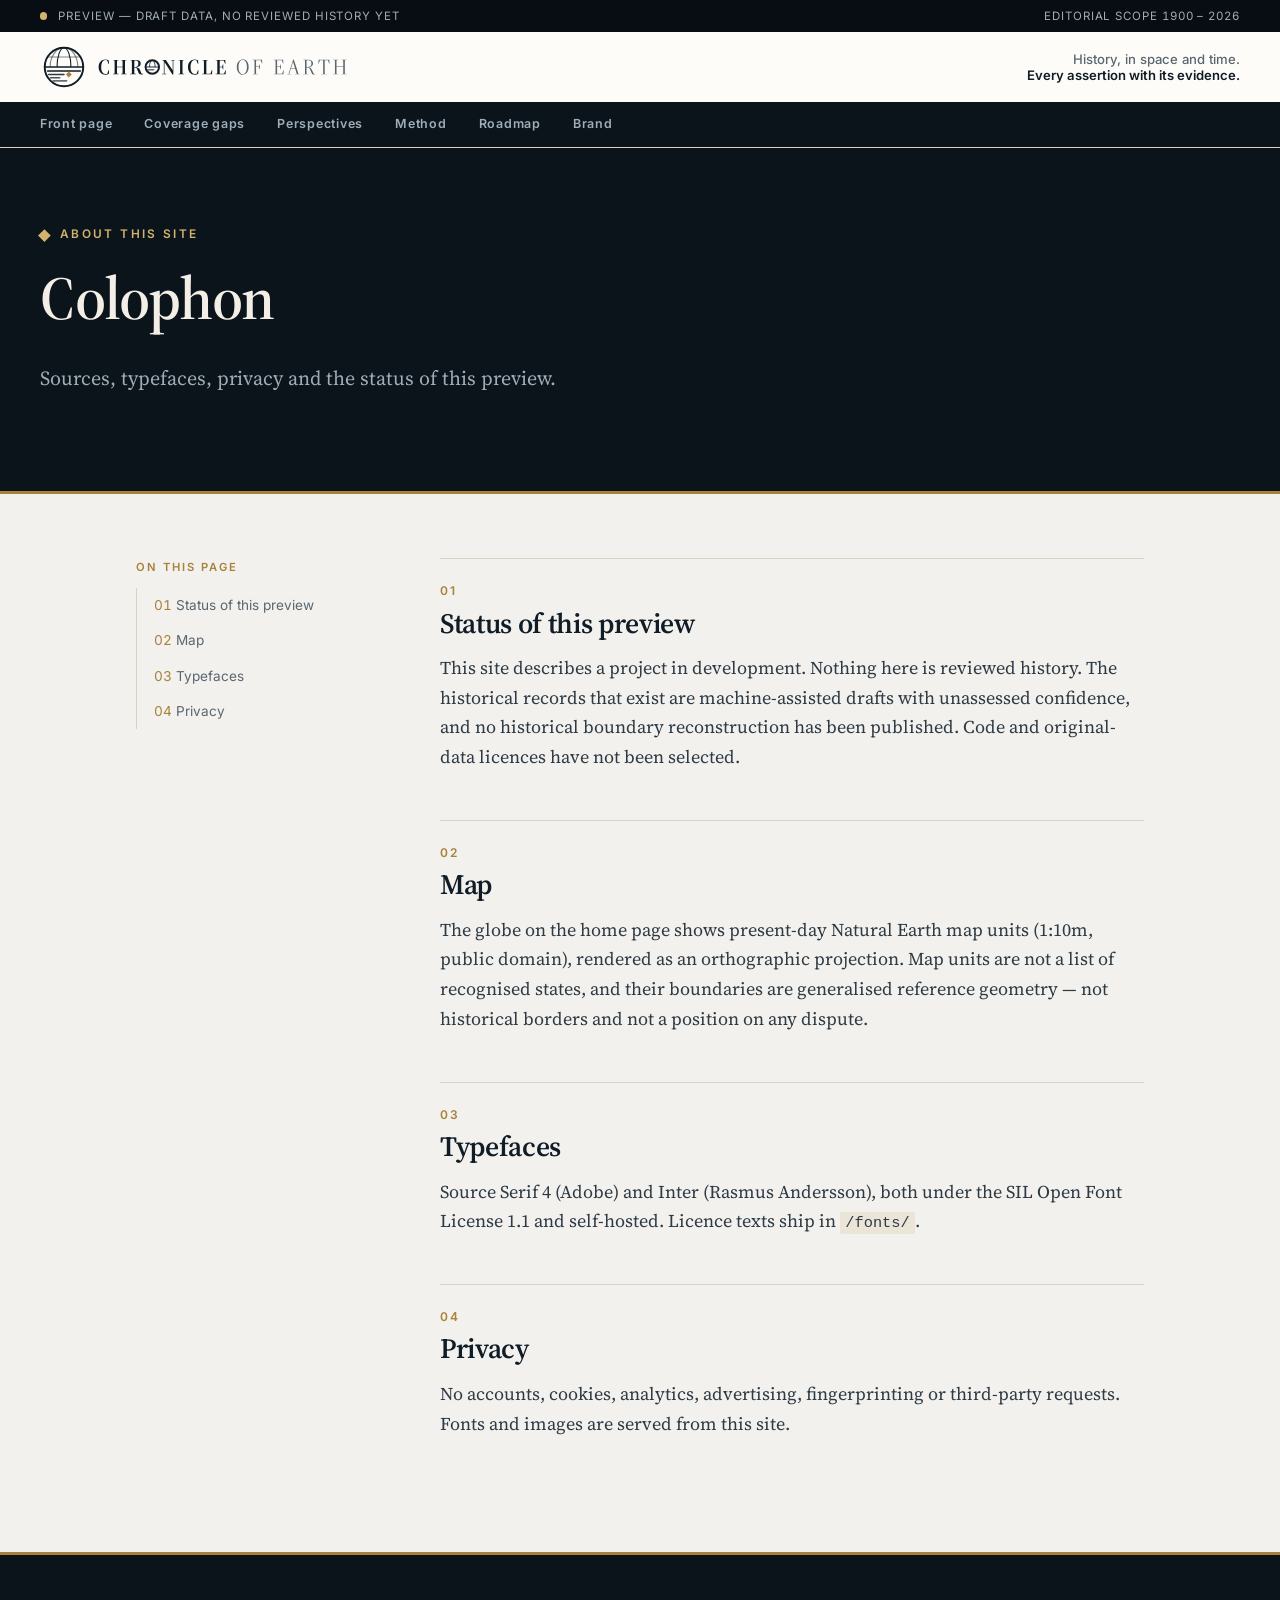
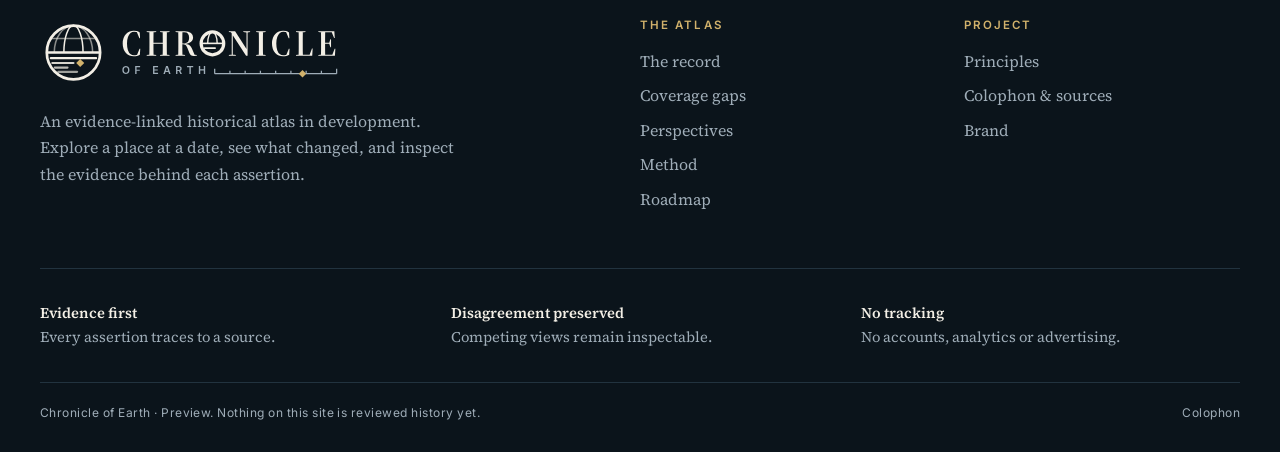
<file: colophon/index.html>
<!doctype html><html lang=en><head><meta charset=utf-8><meta content="width=device-width,initial-scale=1" name=viewport><meta content=light name=color-scheme><meta content=#ffffff name=theme-color><title>Colophon — Chronicle of Earth</title><meta content="Sources, typefaces, privacy and the status of this preview." name=description><meta content=noindex,nofollow name=robots><link href=https://chronicle-of-earth.github.io/colophon/ rel=canonical><meta content=website property=og:type><meta content="Chronicle of Earth" property=og:site_name><meta content="Colophon — Chronicle of Earth" property=og:title><meta content="Sources, typefaces, privacy and the status of this preview." property=og:description><meta content=summary name=twitter:card><link as=font crossorigin href=https://chronicle-of-earth.github.io/fonts/source-serif-4-var.woff2 rel=preload type=font/woff2><link as=font crossorigin href=https://chronicle-of-earth.github.io/fonts/inter-var.woff2 rel=preload type=font/woff2><link href=https://chronicle-of-earth.github.io/favicon.svg rel=icon type=image/svg+xml><link href=https://chronicle-of-earth.github.io/style.css rel=stylesheet><body><a class=skip-link href=#main>Skip to content</a><div class=status-strip><div class=container><span aria-hidden=true class=status-dot></span><span>Preview — draft data, no reviewed history yet</span><span class=status-scope>Editorial scope 1900 – 2026</span></div></div><header class=site-header><div class="container header-bar"><a aria-label="Chronicle of Earth, home" class=brand href=https://chronicle-of-earth.github.io> <img alt="Chronicle of Earth" class=brand-lockup height=64 src=https://chronicle-of-earth.github.io/brand/lockup-inline.svg width=412> </a><p class=header-note>History, in space and time. <span>Every assertion with its evidence.</span></div><nav aria-label=Main class=section-nav><div class=container><ul><li><a href=https://chronicle-of-earth.github.io>Front page</a><li><a href=https://chronicle-of-earth.github.io#gaps>Coverage gaps</a><li><a href=https://chronicle-of-earth.github.io#perspectives>Perspectives</a><li><a href=https://chronicle-of-earth.github.io/method>Method</a><li><a href=https://chronicle-of-earth.github.io/roadmap>Roadmap</a><li><a href=https://chronicle-of-earth.github.io/brand>Brand</a></ul></div></nav></header><main id=main><header class="page-hero on-deep"><div class=container><p class=eyebrow><span aria-hidden=true class=diamond></span>About this site<h1>Colophon</h1><p class=lede>Sources, typefaces, privacy and the status of this preview.</div></header><div class="container page-layout"><nav aria-label="On this page" class=toc><p>On this page<ol><li><a href=https://chronicle-of-earth.github.io/colophon/#status-of-this-preview>Status of this preview</a><li><a href=https://chronicle-of-earth.github.io/colophon/#map>Map</a><li><a href=https://chronicle-of-earth.github.io/colophon/#typefaces>Typefaces</a><li><a href=https://chronicle-of-earth.github.io/colophon/#privacy>Privacy</a></ol></nav><article class=prose><h2 id=status-of-this-preview>Status of this preview</h2><p>This site describes a project in development. Nothing here is reviewed history. The historical records that exist are machine-assisted drafts with unassessed confidence, and no historical boundary reconstruction has been published. Code and original-data licences have not been selected.<h2 id=map>Map</h2><p>The globe on the home page shows present-day Natural Earth map units (1:10m, public domain), rendered as an orthographic projection. Map units are not a list of recognised states, and their boundaries are generalised reference geometry — not historical borders and not a position on any dispute.<h2 id=typefaces>Typefaces</h2><p>Source Serif 4 (Adobe) and Inter (Rasmus Andersson), both under the SIL Open Font License 1.1 and self-hosted. Licence texts ship in <code>/fonts/</code>.<h2 id=privacy>Privacy</h2><p>No accounts, cookies, analytics, advertising, fingerprinting or third-party requests. Fonts and images are served from this site.</article></div></main><footer class=site-footer><div class="container footer-grid"><div class=footer-about><img alt="Chronicle of Earth" class=footer-lockup height=64 src=https://chronicle-of-earth.github.io/brand/lockup-on-dark.svg width=289><p>An evidence-linked historical atlas in development. Explore a place at a date, see what changed, and inspect the evidence behind each assertion.</div><div class=footer-col><h2>The atlas</h2><ul><li><a href=https://chronicle-of-earth.github.io#record>The record</a><li><a href=https://chronicle-of-earth.github.io#gaps>Coverage gaps</a><li><a href=https://chronicle-of-earth.github.io#perspectives>Perspectives</a><li><a href=https://chronicle-of-earth.github.io/method>Method</a><li><a href=https://chronicle-of-earth.github.io/roadmap>Roadmap</a></ul></div><div class=footer-col><h2>Project</h2><ul><li><a href=https://chronicle-of-earth.github.io#principles>Principles</a><li><a href=https://chronicle-of-earth.github.io/colophon>Colophon & sources</a><li><a href=https://chronicle-of-earth.github.io/brand>Brand</a></ul></div></div><div class="container footer-principles"><p><strong>Evidence first</strong>Every assertion traces to a source.<p><strong>Disagreement preserved</strong>Competing views remain inspectable.<p><strong>No tracking</strong>No accounts, analytics or advertising.</div><div class="container footer-bottom"><p>Chronicle of Earth · Preview. Nothing on this site is reviewed history yet.<p><a href=https://chronicle-of-earth.github.io/colophon>Colophon</a></div></footer>
</file>
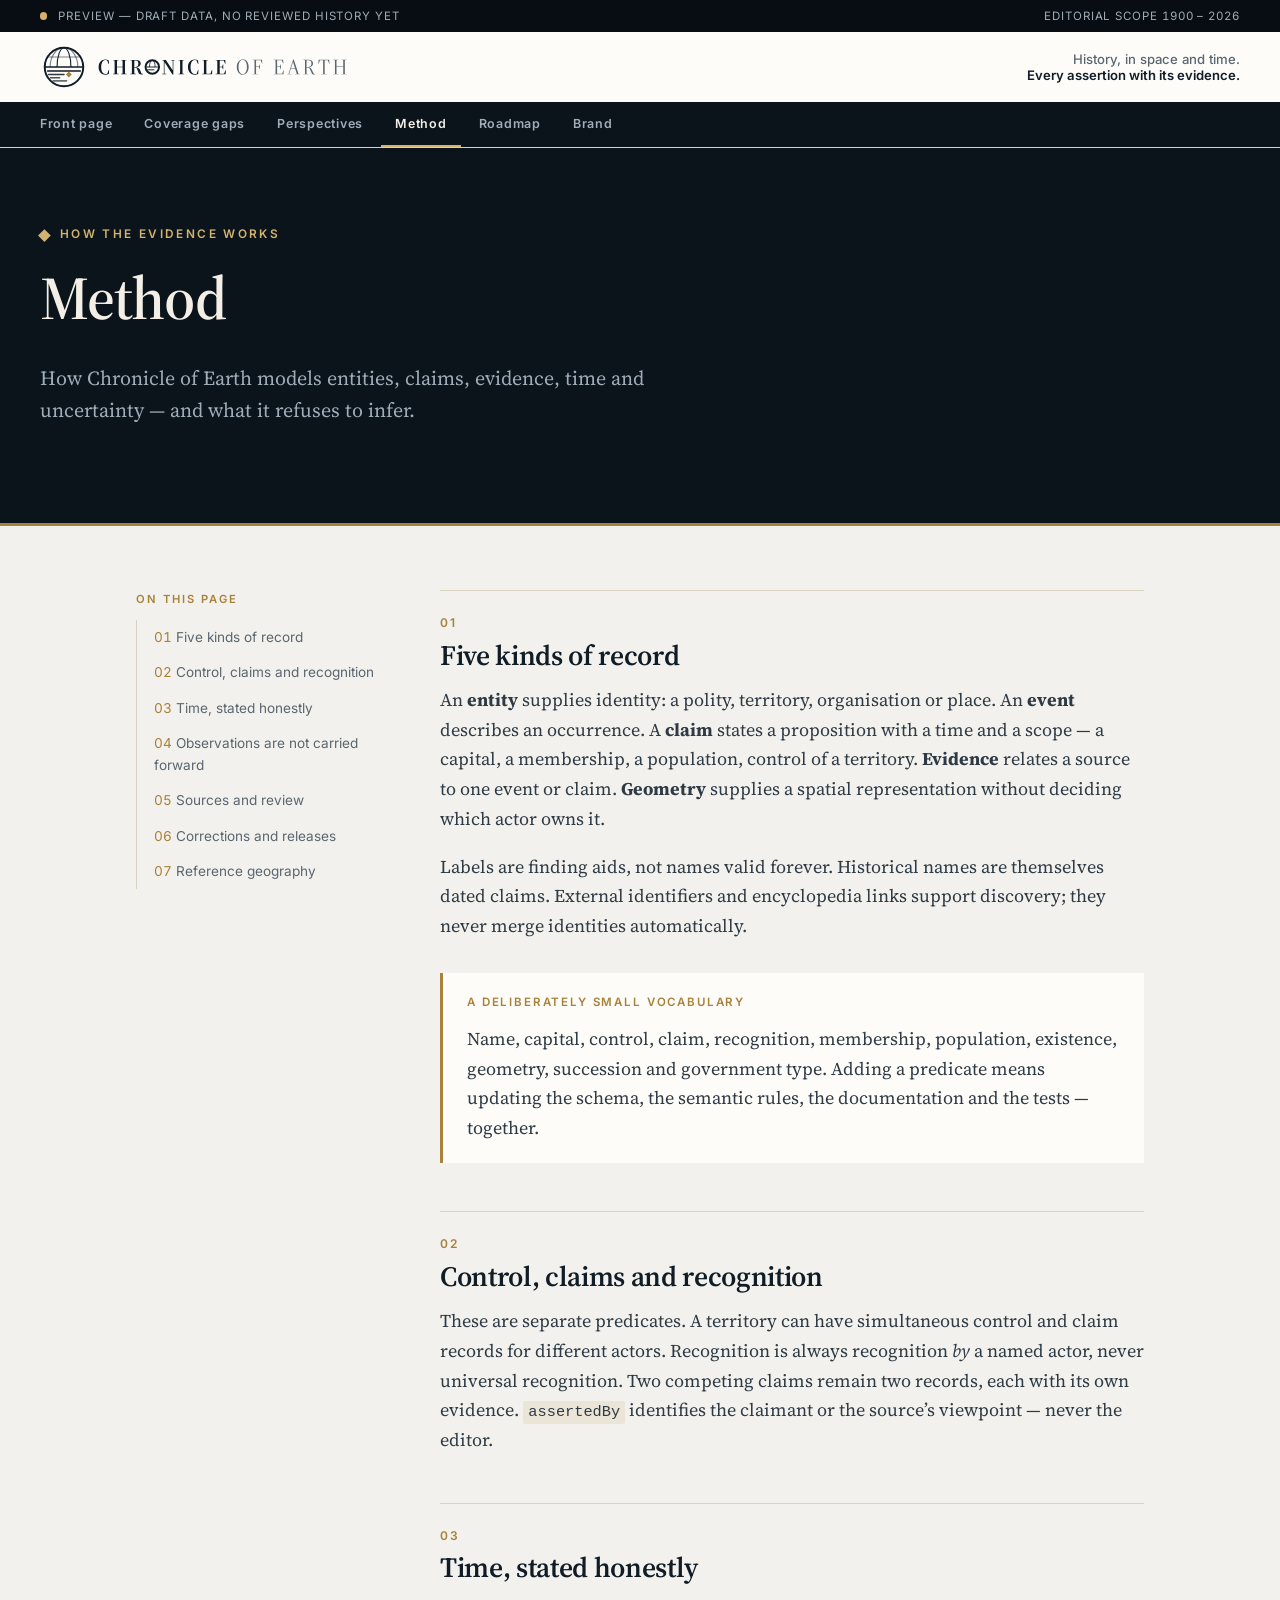
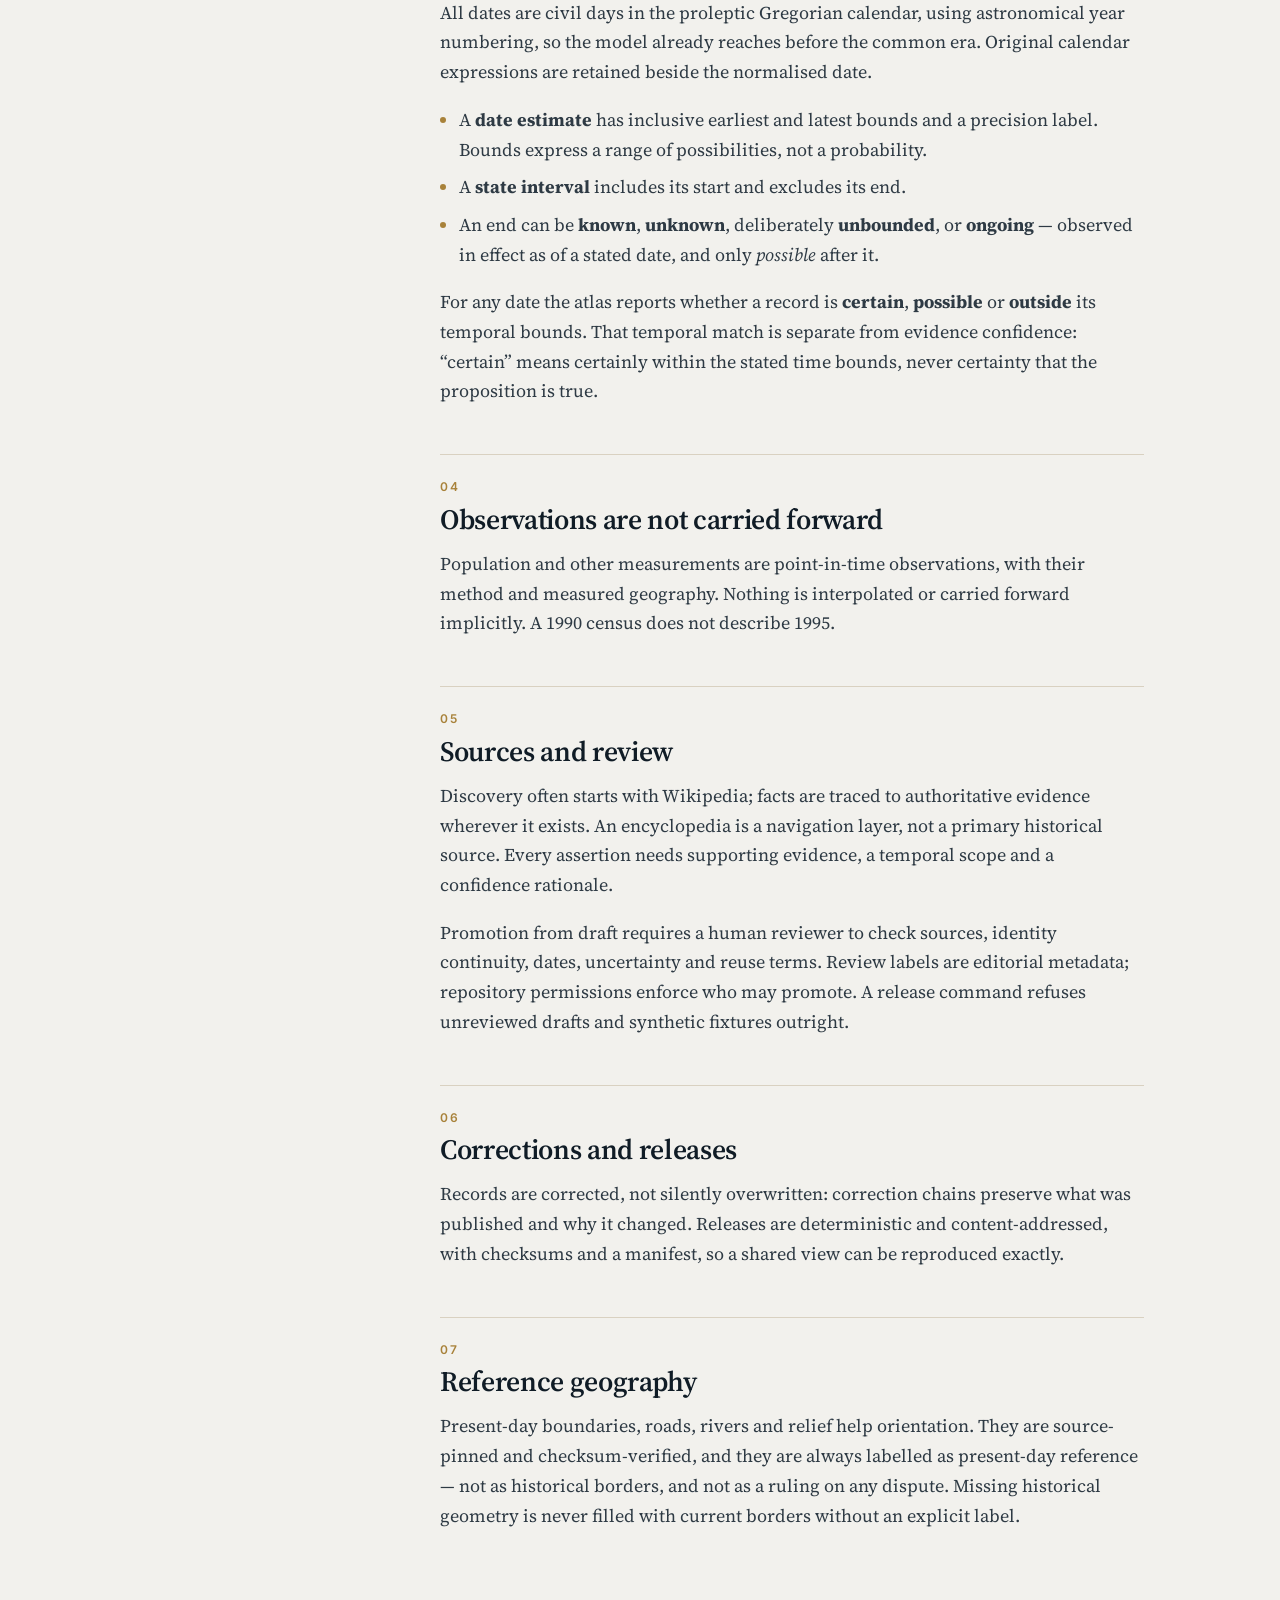
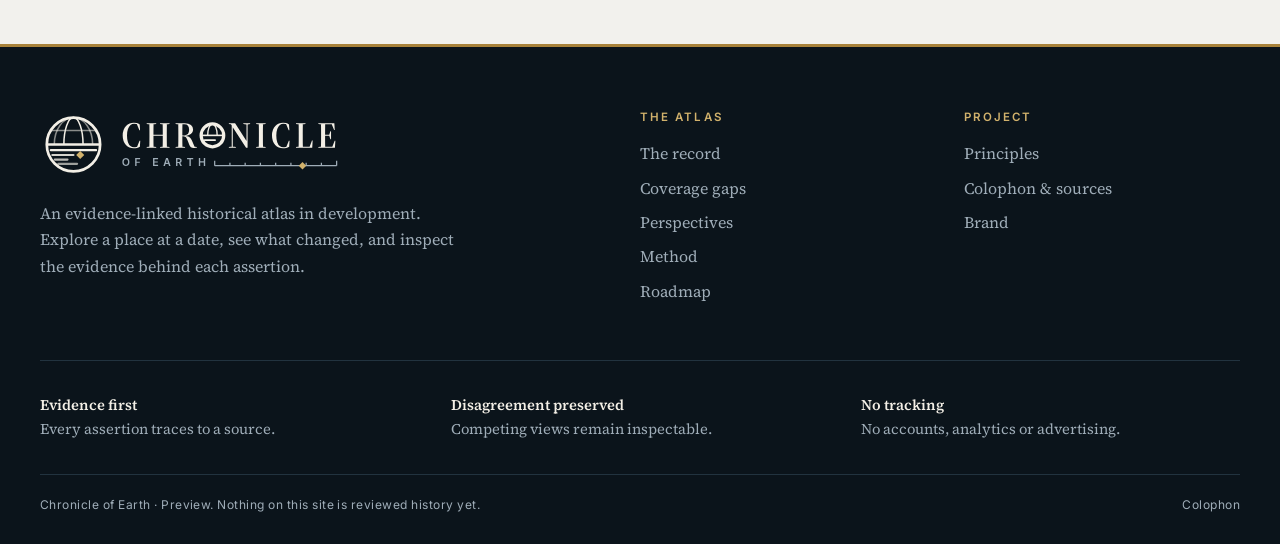
<file: method/index.html>
<!doctype html><html lang=en><head><meta charset=utf-8><meta content="width=device-width,initial-scale=1" name=viewport><meta content=light name=color-scheme><meta content=#ffffff name=theme-color><title>Method — Chronicle of Earth</title><meta content="How Chronicle of Earth models entities, claims, evidence, time and uncertainty — and what it refuses to infer." name=description><meta content=noindex,nofollow name=robots><link href=https://chronicle-of-earth.github.io/method/ rel=canonical><meta content=website property=og:type><meta content="Chronicle of Earth" property=og:site_name><meta content="Method — Chronicle of Earth" property=og:title><meta content="How Chronicle of Earth models entities, claims, evidence, time and uncertainty — and what it refuses to infer." property=og:description><meta content=summary name=twitter:card><link as=font crossorigin href=https://chronicle-of-earth.github.io/fonts/source-serif-4-var.woff2 rel=preload type=font/woff2><link as=font crossorigin href=https://chronicle-of-earth.github.io/fonts/inter-var.woff2 rel=preload type=font/woff2><link href=https://chronicle-of-earth.github.io/favicon.svg rel=icon type=image/svg+xml><link href=https://chronicle-of-earth.github.io/style.css rel=stylesheet><body><a class=skip-link href=#main>Skip to content</a><div class=status-strip><div class=container><span aria-hidden=true class=status-dot></span><span>Preview — draft data, no reviewed history yet</span><span class=status-scope>Editorial scope 1900 – 2026</span></div></div><header class=site-header><div class="container header-bar"><a aria-label="Chronicle of Earth, home" class=brand href=https://chronicle-of-earth.github.io> <img alt="Chronicle of Earth" class=brand-lockup height=64 src=https://chronicle-of-earth.github.io/brand/lockup-inline.svg width=412> </a><p class=header-note>History, in space and time. <span>Every assertion with its evidence.</span></div><nav aria-label=Main class=section-nav><div class=container><ul><li><a href=https://chronicle-of-earth.github.io>Front page</a><li><a href=https://chronicle-of-earth.github.io#gaps>Coverage gaps</a><li><a href=https://chronicle-of-earth.github.io#perspectives>Perspectives</a><li><a aria-current=page href=https://chronicle-of-earth.github.io/method>Method</a><li><a href=https://chronicle-of-earth.github.io/roadmap>Roadmap</a><li><a href=https://chronicle-of-earth.github.io/brand>Brand</a></ul></div></nav></header><main id=main><header class="page-hero on-deep"><div class=container><p class=eyebrow><span aria-hidden=true class=diamond></span>How the evidence works<h1>Method</h1><p class=lede>How Chronicle of Earth models entities, claims, evidence, time and uncertainty — and what it refuses to infer.</div></header><div class="container page-layout"><nav aria-label="On this page" class=toc><p>On this page<ol><li><a href=https://chronicle-of-earth.github.io/method/#five-kinds-of-record>Five kinds of record</a><li><a href=https://chronicle-of-earth.github.io/method/#control-claims-and-recognition>Control, claims and recognition</a><li><a href=https://chronicle-of-earth.github.io/method/#time-stated-honestly>Time, stated honestly</a><li><a href=https://chronicle-of-earth.github.io/method/#observations-are-not-carried-forward>Observations are not carried forward</a><li><a href=https://chronicle-of-earth.github.io/method/#sources-and-review>Sources and review</a><li><a href=https://chronicle-of-earth.github.io/method/#corrections-and-releases>Corrections and releases</a><li><a href=https://chronicle-of-earth.github.io/method/#reference-geography>Reference geography</a></ol></nav><article class=prose><h2 id=five-kinds-of-record>Five kinds of record</h2><p>An <strong>entity</strong> supplies identity: a polity, territory, organisation or place. An <strong>event</strong> describes an occurrence. A <strong>claim</strong> states a proposition with a time and a scope — a capital, a membership, a population, control of a territory. <strong>Evidence</strong> relates a source to one event or claim. <strong>Geometry</strong> supplies a spatial representation without deciding which actor owns it.<p>Labels are finding aids, not names valid forever. Historical names are themselves dated claims. External identifiers and encyclopedia links support discovery; they never merge identities automatically.<div class=callout><p class=callout-title>A deliberately small vocabulary<p>Name, capital, control, claim, recognition, membership, population, existence, geometry, succession and government type. Adding a predicate means updating the schema, the semantic rules, the documentation and the tests — together.</div><h2 id=control-claims-and-recognition>Control, claims and recognition</h2><p>These are separate predicates. A territory can have simultaneous control and claim records for different actors. Recognition is always recognition <em>by</em> a named actor, never universal recognition. Two competing claims remain two records, each with its own evidence. <code>assertedBy</code> identifies the claimant or the source’s viewpoint — never the editor.<h2 id=time-stated-honestly>Time, stated honestly</h2><p>All dates are civil days in the proleptic Gregorian calendar, using astronomical year numbering, so the model already reaches before the common era. Original calendar expressions are retained beside the normalised date.<ul><li>A <strong>date estimate</strong> has inclusive earliest and latest bounds and a precision label. Bounds express a range of possibilities, not a probability.<li>A <strong>state interval</strong> includes its start and excludes its end.<li>An end can be <strong>known</strong>, <strong>unknown</strong>, deliberately <strong>unbounded</strong>, or <strong>ongoing</strong> — observed in effect as of a stated date, and only <em>possible</em> after it.</ul><p>For any date the atlas reports whether a record is <strong>certain</strong>, <strong>possible</strong> or <strong>outside</strong> its temporal bounds. That temporal match is separate from evidence confidence: “certain” means certainly within the stated time bounds, never certainty that the proposition is true.<h2 id=observations-are-not-carried-forward>Observations are not carried forward</h2><p>Population and other measurements are point-in-time observations, with their method and measured geography. Nothing is interpolated or carried forward implicitly. A 1990 census does not describe 1995.<h2 id=sources-and-review>Sources and review</h2><p>Discovery often starts with Wikipedia; facts are traced to authoritative evidence wherever it exists. An encyclopedia is a navigation layer, not a primary historical source. Every assertion needs supporting evidence, a temporal scope and a confidence rationale.<p>Promotion from draft requires a human reviewer to check sources, identity continuity, dates, uncertainty and reuse terms. Review labels are editorial metadata; repository permissions enforce who may promote. A release command refuses unreviewed drafts and synthetic fixtures outright.<h2 id=corrections-and-releases>Corrections and releases</h2><p>Records are corrected, not silently overwritten: correction chains preserve what was published and why it changed. Releases are deterministic and content-addressed, with checksums and a manifest, so a shared view can be reproduced exactly.<h2 id=reference-geography>Reference geography</h2><p>Present-day boundaries, roads, rivers and relief help orientation. They are source-pinned and checksum-verified, and they are always labelled as present-day reference — not as historical borders, and not as a ruling on any dispute. Missing historical geometry is never filled with current borders without an explicit label.</article></div></main><footer class=site-footer><div class="container footer-grid"><div class=footer-about><img alt="Chronicle of Earth" class=footer-lockup height=64 src=https://chronicle-of-earth.github.io/brand/lockup-on-dark.svg width=289><p>An evidence-linked historical atlas in development. Explore a place at a date, see what changed, and inspect the evidence behind each assertion.</div><div class=footer-col><h2>The atlas</h2><ul><li><a href=https://chronicle-of-earth.github.io#record>The record</a><li><a href=https://chronicle-of-earth.github.io#gaps>Coverage gaps</a><li><a href=https://chronicle-of-earth.github.io#perspectives>Perspectives</a><li><a href=https://chronicle-of-earth.github.io/method>Method</a><li><a href=https://chronicle-of-earth.github.io/roadmap>Roadmap</a></ul></div><div class=footer-col><h2>Project</h2><ul><li><a href=https://chronicle-of-earth.github.io#principles>Principles</a><li><a href=https://chronicle-of-earth.github.io/colophon>Colophon & sources</a><li><a href=https://chronicle-of-earth.github.io/brand>Brand</a></ul></div></div><div class="container footer-principles"><p><strong>Evidence first</strong>Every assertion traces to a source.<p><strong>Disagreement preserved</strong>Competing views remain inspectable.<p><strong>No tracking</strong>No accounts, analytics or advertising.</div><div class="container footer-bottom"><p>Chronicle of Earth · Preview. Nothing on this site is reviewed history yet.<p><a href=https://chronicle-of-earth.github.io/colophon>Colophon</a></div></footer>
</file>
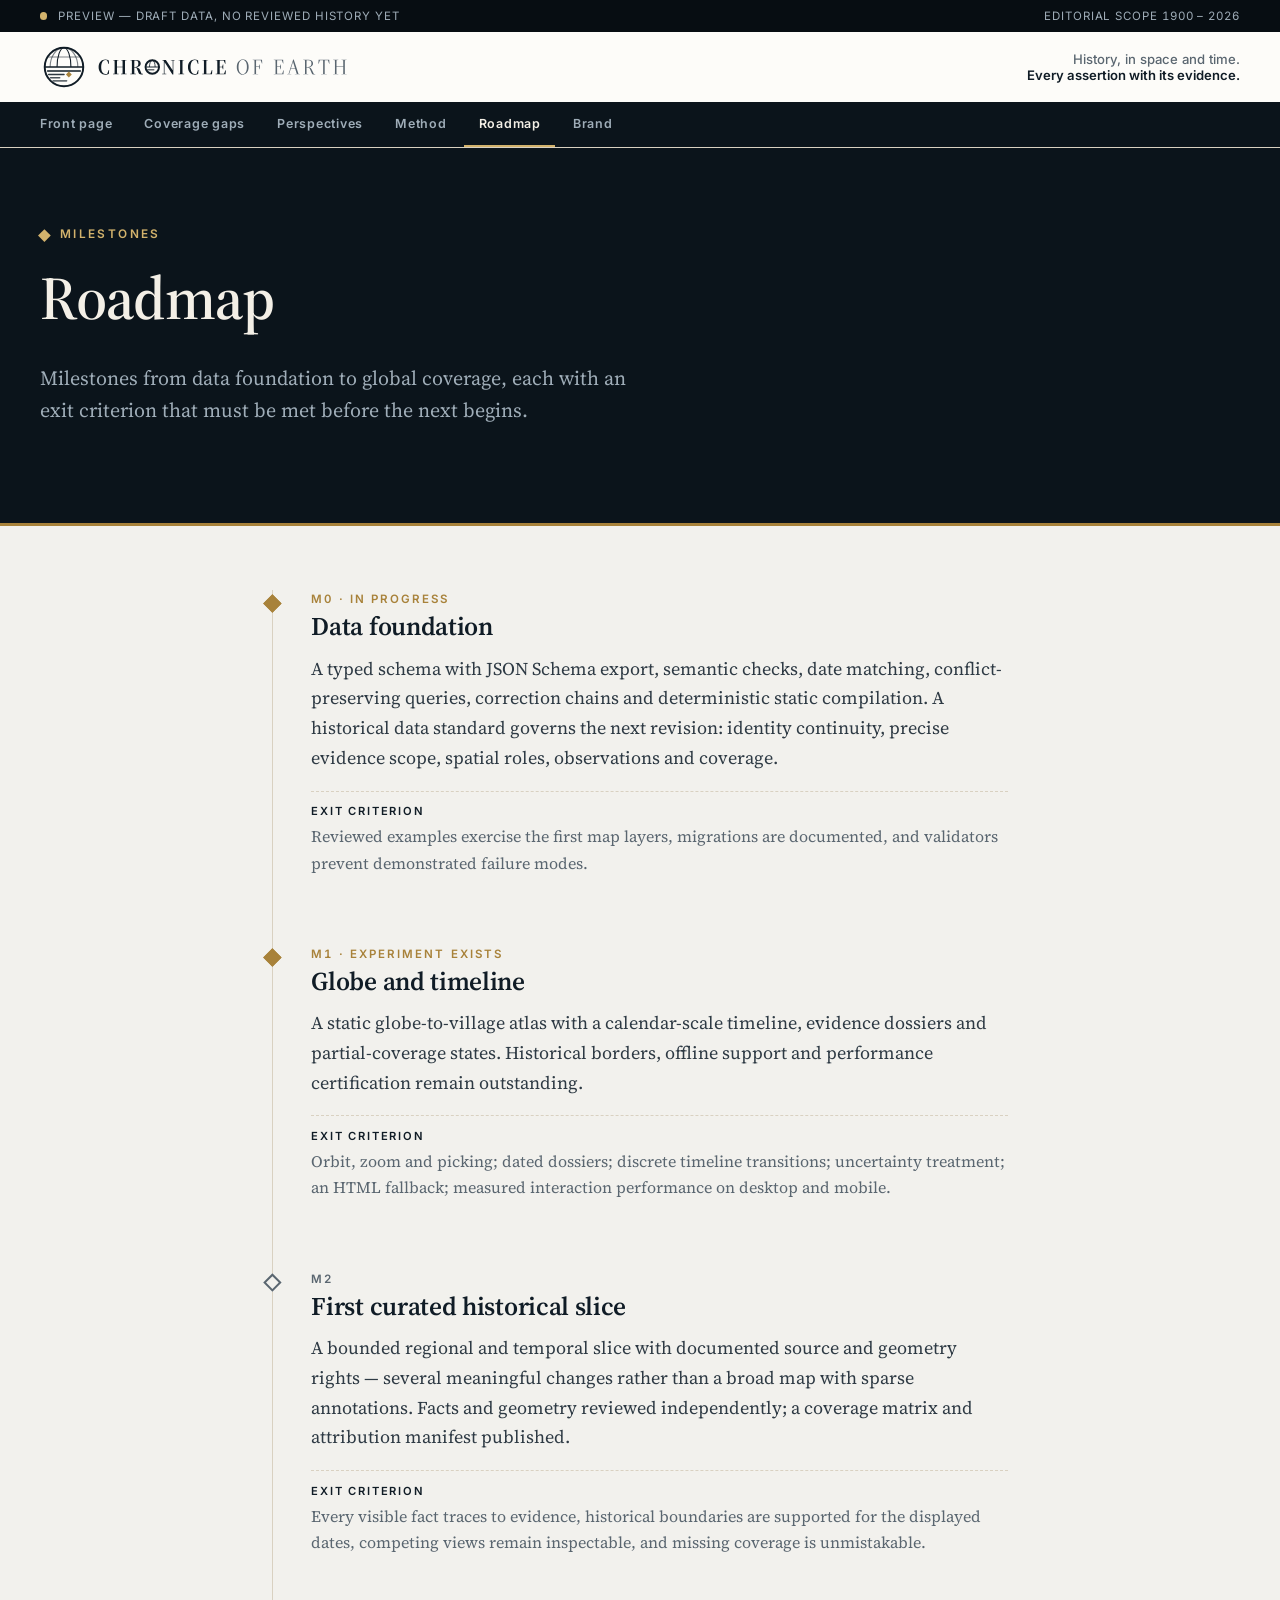
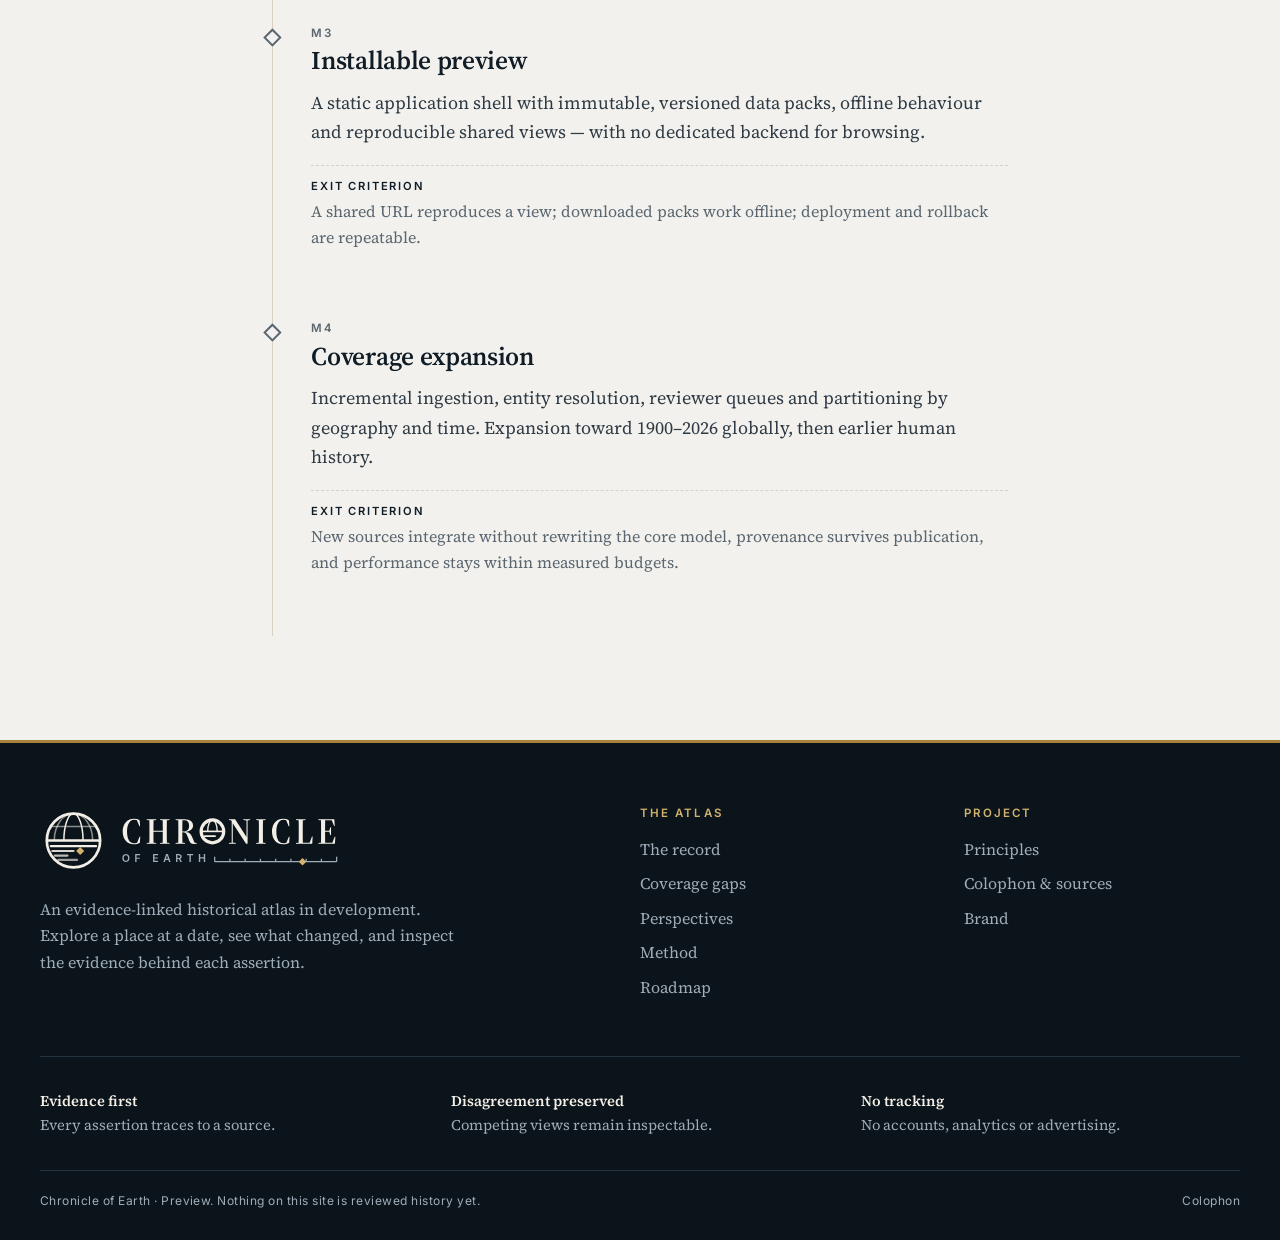
<file: roadmap/index.html>
<!doctype html><html lang=en><head><meta charset=utf-8><meta content="width=device-width,initial-scale=1" name=viewport><meta content=light name=color-scheme><meta content=#ffffff name=theme-color><title>Roadmap — Chronicle of Earth</title><meta content="Milestones from data foundation to global coverage, each with an exit criterion that must be met before the next begins." name=description><meta content=noindex,nofollow name=robots><link href=https://chronicle-of-earth.github.io/roadmap/ rel=canonical><meta content=website property=og:type><meta content="Chronicle of Earth" property=og:site_name><meta content="Roadmap — Chronicle of Earth" property=og:title><meta content="Milestones from data foundation to global coverage, each with an exit criterion that must be met before the next begins." property=og:description><meta content=summary name=twitter:card><link as=font crossorigin href=https://chronicle-of-earth.github.io/fonts/source-serif-4-var.woff2 rel=preload type=font/woff2><link as=font crossorigin href=https://chronicle-of-earth.github.io/fonts/inter-var.woff2 rel=preload type=font/woff2><link href=https://chronicle-of-earth.github.io/favicon.svg rel=icon type=image/svg+xml><link href=https://chronicle-of-earth.github.io/style.css rel=stylesheet><body><a class=skip-link href=#main>Skip to content</a><div class=status-strip><div class=container><span aria-hidden=true class=status-dot></span><span>Preview — draft data, no reviewed history yet</span><span class=status-scope>Editorial scope 1900 – 2026</span></div></div><header class=site-header><div class="container header-bar"><a aria-label="Chronicle of Earth, home" class=brand href=https://chronicle-of-earth.github.io> <img alt="Chronicle of Earth" class=brand-lockup height=64 src=https://chronicle-of-earth.github.io/brand/lockup-inline.svg width=412> </a><p class=header-note>History, in space and time. <span>Every assertion with its evidence.</span></div><nav aria-label=Main class=section-nav><div class=container><ul><li><a href=https://chronicle-of-earth.github.io>Front page</a><li><a href=https://chronicle-of-earth.github.io#gaps>Coverage gaps</a><li><a href=https://chronicle-of-earth.github.io#perspectives>Perspectives</a><li><a href=https://chronicle-of-earth.github.io/method>Method</a><li><a aria-current=page href=https://chronicle-of-earth.github.io/roadmap>Roadmap</a><li><a href=https://chronicle-of-earth.github.io/brand>Brand</a></ul></div></nav></header><main id=main><header class="page-hero on-deep"><div class=container><p class=eyebrow><span aria-hidden=true class=diamond></span>Milestones<h1>Roadmap</h1><p class=lede>Milestones from data foundation to global coverage, each with an exit criterion that must be met before the next begins.</div></header><div class="container page-layout"><article class=prose><ol class=milestones><li class=is-current><p class=milestone-id>M0 · In progress</p> <h2 id=m0>Data foundation</h2> <p>A typed schema with JSON Schema export, semantic checks, date matching, conflict-preserving queries, correction chains and deterministic static compilation. A historical data standard governs the next revision: identity continuity, precise evidence scope, spatial roles, observations and coverage.</p> <p class=exit><strong>Exit criterion</strong> Reviewed examples exercise the first map layers, migrations are documented, and validators prevent demonstrated failure modes.</p><li class=is-current><p class=milestone-id>M1 · Experiment exists</p> <h2 id=m1>Globe and timeline</h2> <p>A static globe-to-village atlas with a calendar-scale timeline, evidence dossiers and partial-coverage states. Historical borders, offline support and performance certification remain outstanding.</p> <p class=exit><strong>Exit criterion</strong> Orbit, zoom and picking; dated dossiers; discrete timeline transitions; uncertainty treatment; an HTML fallback; measured interaction performance on desktop and mobile.</p><li><p class=milestone-id>M2</p> <h2 id=m2>First curated historical slice</h2> <p>A bounded regional and temporal slice with documented source and geometry rights — several meaningful changes rather than a broad map with sparse annotations. Facts and geometry reviewed independently; a coverage matrix and attribution manifest published.</p> <p class=exit><strong>Exit criterion</strong> Every visible fact traces to evidence, historical boundaries are supported for the displayed dates, competing views remain inspectable, and missing coverage is unmistakable.</p><li><p class=milestone-id>M3</p> <h2 id=m3>Installable preview</h2> <p>A static application shell with immutable, versioned data packs, offline behaviour and reproducible shared views — with no dedicated backend for browsing.</p> <p class=exit><strong>Exit criterion</strong> A shared URL reproduces a view; downloaded packs work offline; deployment and rollback are repeatable.</p><li><p class=milestone-id>M4</p> <h2 id=m4>Coverage expansion</h2> <p>Incremental ingestion, entity resolution, reviewer queues and partitioning by geography and time. Expansion toward 1900–2026 globally, then earlier human history.</p> <p class=exit><strong>Exit criterion</strong> New sources integrate without rewriting the core model, provenance survives publication, and performance stays within measured budgets.</p></ol></article></div></main><footer class=site-footer><div class="container footer-grid"><div class=footer-about><img alt="Chronicle of Earth" class=footer-lockup height=64 src=https://chronicle-of-earth.github.io/brand/lockup-on-dark.svg width=289><p>An evidence-linked historical atlas in development. Explore a place at a date, see what changed, and inspect the evidence behind each assertion.</div><div class=footer-col><h2>The atlas</h2><ul><li><a href=https://chronicle-of-earth.github.io#record>The record</a><li><a href=https://chronicle-of-earth.github.io#gaps>Coverage gaps</a><li><a href=https://chronicle-of-earth.github.io#perspectives>Perspectives</a><li><a href=https://chronicle-of-earth.github.io/method>Method</a><li><a href=https://chronicle-of-earth.github.io/roadmap>Roadmap</a></ul></div><div class=footer-col><h2>Project</h2><ul><li><a href=https://chronicle-of-earth.github.io#principles>Principles</a><li><a href=https://chronicle-of-earth.github.io/colophon>Colophon & sources</a><li><a href=https://chronicle-of-earth.github.io/brand>Brand</a></ul></div></div><div class="container footer-principles"><p><strong>Evidence first</strong>Every assertion traces to a source.<p><strong>Disagreement preserved</strong>Competing views remain inspectable.<p><strong>No tracking</strong>No accounts, analytics or advertising.</div><div class="container footer-bottom"><p>Chronicle of Earth · Preview. Nothing on this site is reviewed history yet.<p><a href=https://chronicle-of-earth.github.io/colophon>Colophon</a></div></footer>
</file>
